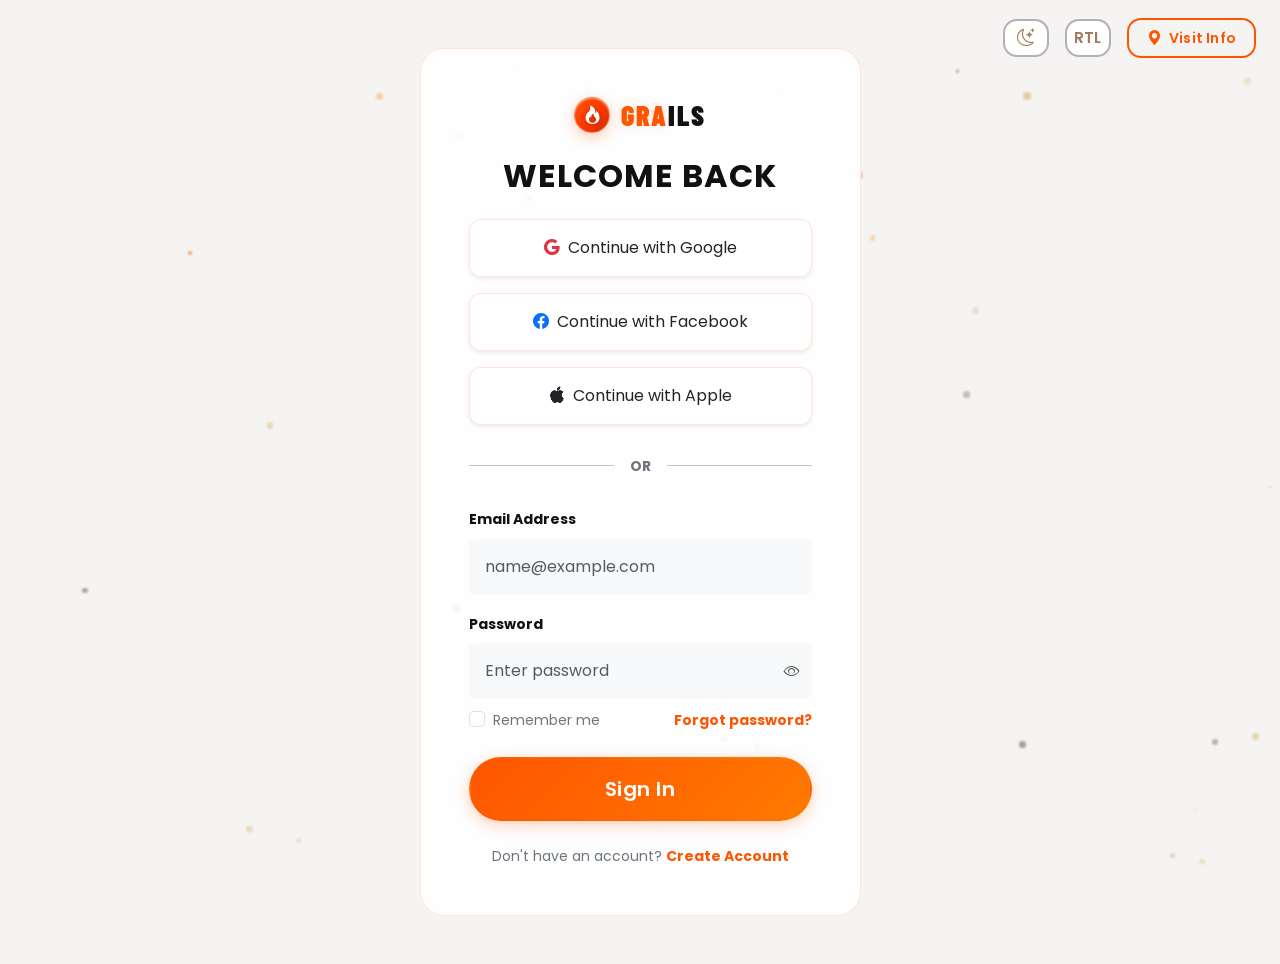
<file: login.html>
<!DOCTYPE html>
<html lang="en">

<head>
    <meta charset="UTF-8">
    <meta name="viewport" content="width=device-width, initial-scale=1.0">
    <title>Sign In | GRAILS Sneaker &amp; Streetwear Boutique</title>
    <link rel="icon" type="image/svg+xml" href="assets/images/favicon.svg">
    <link href="https://cdn.jsdelivr.net/npm/bootstrap@5.3.0/dist/css/bootstrap.min.css" rel="stylesheet">
    <link rel="stylesheet" href="https://cdn.jsdelivr.net/npm/bootstrap-icons@1.11.0/font/bootstrap-icons.css">
    <link rel="stylesheet" href="assets/css/style.css">
    <link rel="stylesheet" href="assets/css/dark-mode.css">
</head>

<body class="login-page">
    <!-- Floating Particles -->
    <div id="particles-container"></div>
    <div class="auth-top-actions d-flex align-items-center gap-3">
        <button id="darkModeToggle" class="btn nav-utility-btn" type="button" aria-label="Toggle theme"><i class="bi bi-moon-stars"></i></button>
        <button id="rtlToggle" class="btn nav-utility-btn" type="button" aria-label="Toggle RTL mode">RTL</button>
        <a href="contact.html" class="btn-visit-info d-none d-xl-inline-flex" id="visitInfoBtn" aria-label="Visit Info"><i class="bi bi-geo-alt-fill"></i> Visit Info</a>
    </div>

    <main class="min-vh-100 d-flex align-items-center justify-content-center py-5">
        <div class="container">
            <div class="row justify-content-center">
                <div class="col-md-5 reveal">
                    <div class="card-luxury p-5">
                    <div class="text-center mb-4">
                        <a href="index.html" class="text-decoration-none">
                            <span class="brand-logo" aria-label="GRAILS">
                                <span class="brand-logo-icon" aria-hidden="true"><i class="bi bi-fire"></i></span>
                                <span class="brand-logo-text"><span class="brand-logo-sparkle">GRA</span><span class="brand-logo-magic">ILS</span></span>
                            </span>
                        </a>
                    </div>
                    <h2 class="brand-font text-center mb-4">Welcome Back</h2>

                    <!-- Social Login -->
                    <div class="d-grid gap-3 mb-4 auth-social-stack">
                        <button
                            class="btn btn-outline-light text-dark shadow-sm d-flex align-items-center justify-content-center gap-2 py-2 glass-effect border-1 auth-social-btn">
                            <i class="bi bi-google text-danger"></i> Continue with Google
                        </button>
                        <button
                            class="btn btn-outline-light text-dark shadow-sm d-flex align-items-center justify-content-center gap-2 py-2 glass-effect border-1 auth-social-btn">
                            <i class="bi bi-facebook text-primary"></i> Continue with Facebook
                        </button>
                        <button
                            class="btn btn-outline-light text-dark shadow-sm d-flex align-items-center justify-content-center gap-2 py-2 glass-effect border-1 auth-social-btn">
                            <i class="bi bi-apple text-dark"></i> Continue with Apple
                        </button>
                    </div>

                    <div class="d-flex align-items-center gap-3 mb-4">
                        <hr class="flex-grow-1 opacity-25">
                        <span class="small text-secondary fw-bold">OR</span>
                        <hr class="flex-grow-1 opacity-25">
                    </div>

                    <form>
                        <div class="mb-3">
                            <label class="form-label accent-font small fw-bold">Email Address</label>
                            <input type="email" class="form-control p-3 border-0 bg-light shadow-none"
                                placeholder="name@example.com">
                        </div>
                        <div class="mb-4">
                            <label class="form-label accent-font small fw-bold">Password</label>
                            <div class="auth-password-wrap">
                                <input type="password" id="loginPassword" class="form-control p-3 border-0 bg-light shadow-none"
                                    placeholder="Enter password">
                                <button type="button" class="auth-password-toggle" data-toggle-password="#loginPassword" aria-label="Show password">
                                    <i class="bi bi-eye"></i>
                                </button>
                            </div>
                            <div class="d-flex justify-content-between align-items-center mt-2 auth-login-meta">
                                <div class="form-check mb-0">
                                    <input class="form-check-input" type="checkbox" id="rememberMe">
                                    <label class="form-check-label small text-secondary" for="rememberMe">Remember me</label>
                                </div>
                                <a href="#" class="small fw-bold text-decoration-none auth-forgot-link" style="color: var(--primary-accent);">Forgot password?</a>
                            </div>
                        </div>
                        <button type="submit" class="btn-premium w-100 py-3 fs-5 mb-4">Sign In</button>
                    </form>

                    <p class="text-center text-secondary small mb-0">
                        Don't have an account? <a href="signup.html"
                            class="fw-bold text-decoration-none" style="color: var(--primary-accent);">Create Account</a>
                    </p>
                </div>

                </div>
            </div>
        </div>
    </main>

    <script src="https://cdn.jsdelivr.net/npm/bootstrap@5.3.0/dist/js/bootstrap.bundle.min.js"></script>
    <script src="assets/js/main.js"></script>
</body>

</html>
</file>
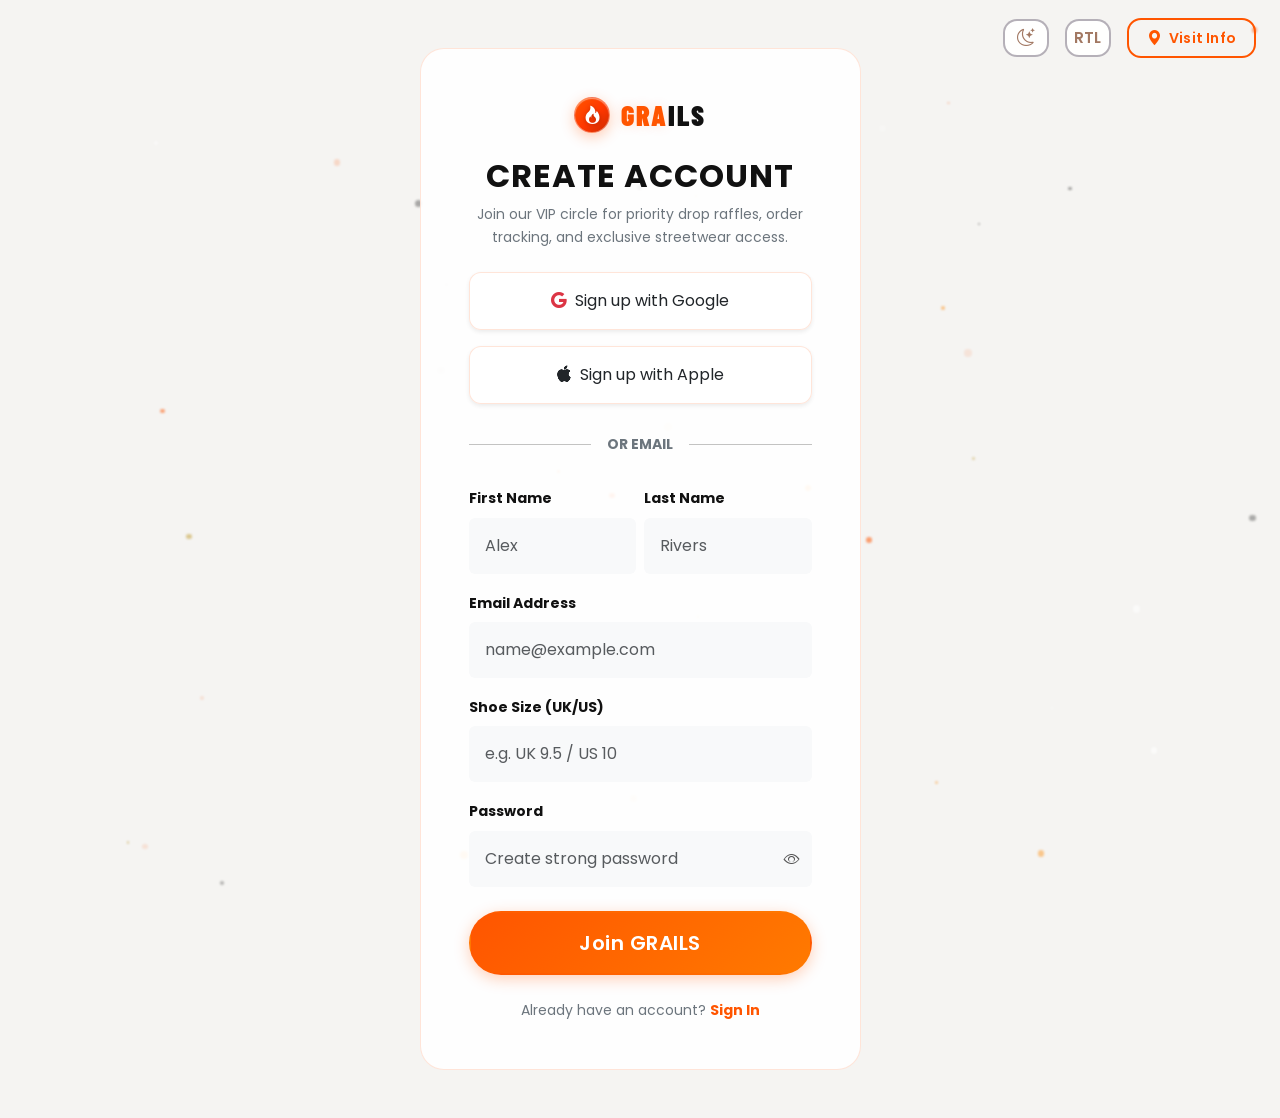
<file: signup.html>
<!DOCTYPE html>
<html lang="en">

<head>
    <meta charset="UTF-8">
    <meta name="viewport" content="width=device-width, initial-scale=1.0">
    <title>Create Account | GRAILS Sneaker &amp; Streetwear Boutique</title>
    <link rel="icon" type="image/svg+xml" href="assets/images/favicon.svg">
    <meta name="description"
        content="Join GRAILS Boutique for priority raffle entry, drop alerts, verified purchase history, and exclusive streetwear releases.">
    <link href="https://cdn.jsdelivr.net/npm/bootstrap@5.3.0/dist/css/bootstrap.min.css" rel="stylesheet">
    <link rel="stylesheet" href="https://cdn.jsdelivr.net/npm/bootstrap-icons@1.11.0/font/bootstrap-icons.css">
    <link rel="stylesheet" href="assets/css/style.css">
    <link rel="stylesheet" href="assets/css/dark-mode.css">
</head>

<body class="signup-page">
    <!-- Floating Particles -->
    <div id="particles-container"></div>
    <div class="auth-top-actions d-flex align-items-center gap-3">
        <button id="darkModeToggle" class="btn nav-utility-btn" type="button" aria-label="Toggle theme"><i class="bi bi-moon-stars"></i></button>
        <button id="rtlToggle" class="btn nav-utility-btn" type="button" aria-label="Toggle RTL mode">RTL</button>
        <a href="contact.html" class="btn-visit-info d-none d-xl-inline-flex" id="visitInfoBtn" aria-label="Visit Info"><i class="bi bi-geo-alt-fill"></i> Visit Info</a>
    </div>

    <main class="min-vh-100 d-flex align-items-center justify-content-center py-5">
        <div class="container">
            <div class="row justify-content-center">
                <div class="col-md-5 reveal">
                    <div class="card-luxury p-5">
                        <div class="text-center mb-4">
                            <a href="index.html" class="text-decoration-none">
                                <span class="brand-logo" aria-label="GRAILS">
                                    <span class="brand-logo-icon" aria-hidden="true"><i class="bi bi-fire"></i></span>
                                    <span class="brand-logo-text"><span class="brand-logo-sparkle">GRA</span><span class="brand-logo-magic">ILS</span></span>
                                </span>
                            </a>
                        </div>
                        <h2 class="brand-font text-center mb-2">Create Account</h2>
                        <p class="text-center text-secondary small mb-4">Join our VIP circle for priority drop raffles, order tracking, and exclusive streetwear access.</p>

                        <!-- Social Login -->
                        <div class="d-grid gap-3 mb-4 auth-social-stack">
                            <button class="btn btn-outline-light text-dark shadow-sm d-flex align-items-center justify-content-center gap-2 py-2 glass-effect border-1 auth-social-btn">
                                <i class="bi bi-google text-danger"></i> Sign up with Google
                            </button>
                            <button class="btn btn-outline-light text-dark shadow-sm d-flex align-items-center justify-content-center gap-2 py-2 glass-effect border-1 auth-social-btn">
                                <i class="bi bi-apple text-dark"></i> Sign up with Apple
                            </button>
                        </div>

                        <div class="d-flex align-items-center gap-3 mb-4">
                            <hr class="flex-grow-1 opacity-25">
                            <span class="small text-secondary fw-bold">OR EMAIL</span>
                            <hr class="flex-grow-1 opacity-25">
                        </div>

                        <form>
                            <div class="row g-2 mb-3">
                                <div class="col-6">
                                    <label class="form-label accent-font small fw-bold">First Name</label>
                                    <input type="text" class="form-control p-3 border-0 bg-light shadow-none" placeholder="Alex" required>
                                </div>
                                <div class="col-6">
                                    <label class="form-label accent-font small fw-bold">Last Name</label>
                                    <input type="text" class="form-control p-3 border-0 bg-light shadow-none" placeholder="Rivers" required>
                                </div>
                            </div>
                            <div class="mb-3">
                                <label class="form-label accent-font small fw-bold">Email Address</label>
                                <input type="email" class="form-control p-3 border-0 bg-light shadow-none" placeholder="name@example.com" required>
                            </div>
                            <div class="mb-3">
                                <label class="form-label accent-font small fw-bold">Shoe Size (UK/US)</label>
                                <input type="text" class="form-control p-3 border-0 bg-light shadow-none" placeholder="e.g. UK 9.5 / US 10">
                            </div>
                            <div class="mb-4">
                                <label class="form-label accent-font small fw-bold">Password</label>
                                <div class="auth-password-wrap">
                                    <input type="password" id="signupPassword" class="form-control p-3 border-0 bg-light shadow-none" placeholder="Create strong password" required>
                                    <button type="button" class="auth-password-toggle" data-toggle-password="#signupPassword" aria-label="Show password">
                                        <i class="bi bi-eye"></i>
                                    </button>
                                </div>
                            </div>
                            <button type="submit" class="btn-premium w-100 py-3 fs-5 mb-4">Join GRAILS</button>
                        </form>

                        <p class="text-center text-secondary small mb-0">
                            Already have an account? <a href="login.html" class="fw-bold text-decoration-none" style="color: var(--primary-accent);">Sign In</a>
                        </p>
                    </div>
                </div>
            </div>
        </div>
    </main>

    <script src="https://cdn.jsdelivr.net/npm/bootstrap@5.3.0/dist/js/bootstrap.bundle.min.js"></script>
    <script src="assets/js/main.js"></script>
</body>

</html>
</file>
<file: assets/css/style.css>
/* 
    GRAILS Sneaker & Streetwear Boutique - Main Styles
    Design System: Bold Urban Streetwear
*/

@import url('https://fonts.googleapis.com/css2?family=Barlow+Condensed:wght@400;500;600;700;800;900&family=Poppins:wght@200;300;400;500;600;700&display=swap');

:root {
    /* Color Palette */
    --primary-bg: #f5f4f2;
    --secondary-bg: #eeede9;
    --card-bg: rgba(255, 255, 255, 0.90);
    --primary-accent: #ff5500;
    --secondary-accent: #1a1a1a;
    --third-accent: #c9a84c;
    --gold-highlight: #c9a84c;
    --text-primary: #111111;
    --text-secondary: #555555;
    --border-color: rgba(255, 85, 0, 0.15);
    --soft-glow: rgba(255, 85, 0, 0.22);
    --card-badge-bg: rgba(0, 0, 0, 0.06);

    /* Gradients */
    --main-gradient: linear-gradient(135deg, #ff5500, #cc3300, #ff8800);
    --btn-gradient: linear-gradient(135deg, #ff5500, #ff7a00);
    --glitter-gradient: linear-gradient(135deg, #c9a84c, #ff5500, #1a1a1a);

    /* Shadows */
    --card-shadow: 0 10px 40px rgba(0, 0, 0, 0.08);
    --glow-shadow: 0 0 20px var(--soft-glow);

    /* Transitions */
    --transition-smooth: all 0.4s cubic-bezier(0.165, 0.84, 0.44, 1);
}

/* Base Styles */
body {
    background-color: var(--primary-bg);
    color: var(--text-primary);
    font-family: 'Poppins', sans-serif;
    line-height: 1.6;
    overflow-x: hidden;
    -webkit-font-smoothing: antialiased;
}

h1,
h2,
h3,
h4,
h5,
h6 {
    font-family: 'Barlow Condensed', sans-serif;
    font-weight: 700;
    text-transform: uppercase;
    letter-spacing: 0.03em;
}

.brand-font,
.accent-font {
    font-family: 'Poppins', sans-serif;
}

h1.fw-bold,
h2.fw-bold,
h3.fw-bold,
h4.fw-bold,
h5.fw-bold,
h6.fw-bold {
    font-weight: 550 !important;
}

p,
a,
button,
.btn,
input,
select,
textarea,
label,
.nav-link,
.form-control,
.form-label {
    font-family: 'Poppins', sans-serif;
}

p {
    font-weight: 400;
}

p.fw-bold {
    font-weight: 550 !important;
}

.hero-subtitle,
.page-hero-copy,
.section-title p {
    font-weight: 500;
}

/* Glassmorphism */
.glass-effect {
    background: var(--card-bg);
    backdrop-filter: blur(12px);
    -webkit-backdrop-filter: blur(12px);
    border: 1px solid var(--border-color);
}

/* ============================================================
   Primary & Secondary Call to Action (CTA) Design System
   All Primary CTAs use the same color and style.
   All Secondary CTAs follow their own consistent color and style.
   ============================================================ */

/* Shared Base CTA Dimensions & Typography */
.btn-premium,
.btn-primary-cta,
.btn-primary,
.btn-outline-premium,
.btn-secondary-cta,
.btn-secondary,
.btn-outline-secondary {
    display: inline-flex;
    align-items: center;
    justify-content: center;
    text-align: center;
    font-family: 'Poppins', sans-serif;
    font-size: 0.95rem;
    font-weight: 600;
    line-height: 1.4;
    letter-spacing: 0.5px;
    padding: 11px 28px;
    border-radius: 50px;
    border: 2px solid transparent;
    text-decoration: none !important;
    cursor: pointer;
    transition: var(--transition-smooth);
    position: relative;
    overflow: hidden;
    vertical-align: middle;
}

/* 1. PRIMARY CTA STYLE & COLOR */
.btn-premium,
.btn-primary-cta,
.btn-primary {
    background: var(--btn-gradient) !important;
    color: #ffffff !important;
    border-color: transparent !important;
    box-shadow: 0 4px 15px rgba(255, 85, 0, 0.28);
}

.btn-premium:hover,
.btn-premium:focus-visible,
.btn-primary-cta:hover,
.btn-primary-cta:focus-visible,
.btn-primary:hover,
.btn-primary:focus-visible {
    background: var(--btn-gradient) !important;
    color: #ffffff !important;
    border-color: transparent !important;
    transform: translateY(-2px);
    box-shadow: 0 7px 22px rgba(255, 85, 0, 0.40);
    text-decoration: none !important;
}

.btn-premium:active,
.btn-primary-cta:active,
.btn-primary:active {
    transform: translateY(0);
    box-shadow: 0 3px 10px rgba(255, 85, 0, 0.25);
}

/* 2. SECONDARY CTA STYLE & COLOR */
.btn-outline-premium,
.btn-secondary-cta,
.btn-secondary,
.btn-outline-secondary {
    background: transparent !important;
    border-color: var(--primary-accent) !important;
    color: var(--primary-accent) !important;
    box-shadow: none;
}

.btn-outline-premium:hover,
.btn-outline-premium:focus-visible,
.btn-secondary-cta:hover,
.btn-secondary-cta:focus-visible,
.btn-secondary:hover,
.btn-secondary:focus-visible,
.btn-outline-secondary:hover,
.btn-outline-secondary:focus-visible {
    background: var(--primary-accent) !important;
    border-color: var(--primary-accent) !important;
    color: #ffffff !important;
    transform: translateY(-2px);
    box-shadow: 0 5px 18px rgba(255, 85, 0, 0.25);
    text-decoration: none !important;
}

.btn-outline-premium:active,
.btn-outline-premium.active,
.btn-secondary-cta:active,
.btn-secondary-cta.active,
.btn-secondary:active,
.btn-secondary.active {
    background: var(--primary-accent) !important;
    border-color: var(--primary-accent) !important;
    color: #ffffff !important;
    box-shadow: 0 4px 14px rgba(255, 85, 0, 0.28);
    transform: translateY(0);
}

/* Consistent Outline Light Button */
.btn-outline-light:not(.auth-social-btn) {
    display: inline-flex;
    align-items: center;
    justify-content: center;
    text-align: center;
    font-family: 'Poppins', sans-serif;
    font-size: 0.95rem;
    font-weight: 600;
    line-height: 1.4;
    letter-spacing: 0.5px;
    padding: 11px 28px;
    border-radius: 50px;
    border: 2px solid rgba(255, 255, 255, 0.85);
    color: #ffffff;
    background: transparent;
    text-decoration: none !important;
    cursor: pointer;
    transition: var(--transition-smooth);
    vertical-align: middle;
}

.btn-outline-light:not(.auth-social-btn):hover,
.btn-outline-light:not(.auth-social-btn):focus-visible {
    background: #ffffff;
    color: #111111;
    border-color: #ffffff;
    transform: translateY(-2px);
    box-shadow: 0 6px 20px rgba(255, 255, 255, 0.25);
    text-decoration: none !important;
}

/* Small Button Sizing Consistency */
.btn-premium.btn-sm,
.btn.btn-sm.btn-premium,
.btn-outline-premium.btn-sm,
.btn.btn-sm.btn-outline-premium {
    padding: 7px 22px;
    font-size: 0.85rem;
    font-weight: 600;
    border-radius: 50px;
}

/* Footer Newsletter Button Consistency */
.site-footer .input-group .form-control {
    border-top-left-radius: 50px !important;
    border-bottom-left-radius: 50px !important;
    padding-left: 20px;
    padding-right: 20px;
    border-color: rgba(255, 255, 255, 0.25);
}

.site-footer .input-group .btn-premium {
    border-top-left-radius: 0 !important;
    border-bottom-left-radius: 0 !important;
    border-top-right-radius: 50px !important;
    border-bottom-right-radius: 50px !important;
    padding: 10px 24px;
    box-shadow: none;
    transform: none;
}

.site-footer .input-group .btn-premium:hover {
    box-shadow: 0 4px 15px rgba(255, 85, 0, 0.35);
    transform: none;
}

/* Navbar */
.navbar-custom {
    padding: 15px 0;
    transition: var(--transition-smooth);
    z-index: 1000;
}

.navbar-custom.scrolled {
    padding: 10px 0;
    background: rgba(245, 244, 242, 0.92);
    backdrop-filter: blur(10px);
    box-shadow: 0 5px 20px rgba(0, 0, 0, 0.08);
}

.nav-link {
    color: var(--text-primary);
    font-weight: 500;
    margin: 0 3px;
    padding: 6px 8px;
    font-size: 0.88rem;
    position: relative;
    transition: var(--transition-smooth);
}

@media (min-width: 992px) {
    .navbar-custom .container {
        flex-wrap: nowrap;
    }

    .navbar-custom .navbar-brand {
        flex-shrink: 0;
        margin-right: 0.8rem;
    }

    .navbar-custom .navbar-collapse {
        flex-wrap: nowrap;
    }

    .navbar-custom .navbar-nav {
        flex-wrap: nowrap;
        gap: 2px;
    }

    .navbar-custom .nav-link {
        white-space: nowrap;
        font-size: 0.83rem;
        padding: 6px 8px !important;
        margin: 0 2px !important;
    }

    .navbar-custom .navbar-collapse>.d-flex {
        gap: 8px !important;
        flex-shrink: 0;
    }
}

@media (min-width: 1200px) {
    .navbar-custom .nav-link {
        font-size: 0.86rem;
        padding: 6px 10px !important;
        margin: 0 3px !important;
    }

    .navbar-custom .nav-utility-btn {
        width: 48px;
        height: 40px;
    }
}

@media (min-width: 1400px) {
    .navbar-custom .nav-link {
        font-size: 0.90rem;
        padding: 6px 12px !important;
        margin: 0 4px !important;
    }
}

.nav-link::after {
    content: '';
    position: absolute;
    width: 0;
    height: 2px;
    bottom: -5px;
    left: 0;
    background: var(--btn-gradient);
    transition: var(--transition-smooth);
}

.nav-link:hover::after,
.nav-link.active::after {
    width: 100%;
}

.nav-utility-btn {
    width: 46px;
    height: 38px;
    flex-shrink: 0;
    display: inline-flex;
    align-items: center;
    justify-content: center;
    padding: 0;
    border-radius: 14px;
    border: 2px solid rgba(45, 31, 53, 0.35);
    background: rgba(255, 255, 255, 0.92);
    color: #a27862;
    font-family: 'Poppins', sans-serif;
    font-weight: 600;
    font-size: 0.95rem;
    letter-spacing: 0.2px;
    line-height: 1;
    transition: var(--transition-smooth);
}

.nav-utility-btn i {
    font-size: 1.1rem;
    line-height: 1;
}

.nav-utility-btn:hover,
.nav-utility-btn:focus-visible {
    background: #ffffff;
    color: #7f5d4d;
    border-color: rgba(45, 31, 53, 0.55);
}

.nav-utility-btn:focus-visible {
    outline: none;
    box-shadow: 0 0 0 0.2rem rgba(255, 79, 163, 0.2);
}

/* Brand Logo (Vector/Text, no image asset) */
.brand-logo {
    display: inline-flex;
    align-items: center;
    gap: 0.65rem;
    font-family: 'Barlow Condensed', sans-serif;
    font-weight: 800;
    font-size: 1.85rem;
    line-height: 1;
    letter-spacing: 1.5px;
    text-transform: uppercase;
    direction: ltr;
    text-decoration: none !important;
    transition: var(--transition-smooth);
}

.brand-logo:hover {
    text-decoration: none !important;
}

.brand-logo:hover .brand-logo-icon {
    transform: scale(1.08) rotate(-4deg);
    box-shadow: 0 6px 18px rgba(255, 85, 0, 0.42), inset 0 1px 1px rgba(255, 255, 255, 0.5);
}

.brand-logo-icon {
    width: 2.25rem;
    height: 2.25rem;
    border-radius: 50%;
    display: inline-flex;
    align-items: center;
    justify-content: center;
    background: linear-gradient(135deg, #ff5500 0%, #ff3700 55%, #cc2b00 100%);
    color: #ffffff;
    border: 1.5px solid rgba(255, 255, 255, 0.35);
    box-shadow: 0 4px 14px rgba(255, 85, 0, 0.30), inset 0 1px 1px rgba(255, 255, 255, 0.45);
    transition: all 0.3s cubic-bezier(0.34, 1.56, 0.64, 1);
    flex-shrink: 0;
}

.brand-logo-icon i {
    font-size: 1.15rem;
    line-height: 1;
    transform: translateY(-0.5px);
    filter: drop-shadow(0 1px 2px rgba(0, 0, 0, 0.25));
}

.brand-logo-text {
    display: inline-flex;
    align-items: center;
    direction: ltr;
    unicode-bidi: isolate;
    font-family: 'Barlow Condensed', sans-serif;
    font-weight: 850;
    letter-spacing: 1.8px;
    line-height: 1;
}

.brand-logo-sparkle {
    color: var(--primary-accent);
    font-weight: 850;
    text-shadow: 0 0 12px rgba(255, 85, 0, 0.15);
}

.brand-logo-magic {
    color: #111111;
    font-weight: 850;
    transition: color 0.3s ease;
}

/* Ensure brand logo and its text preserve correct LTR orientation in RTL mode */
html[dir="rtl"] .brand-logo,
html[dir="rtl"] .brand-logo-text {
    direction: ltr !important;
    unicode-bidi: isolate;
    text-align: left;
}

html[dir="rtl"] .navbar-custom .navbar-brand {
    margin-right: 0 !important;
    margin-left: 0.8rem !important;
}

.login-page .brand-logo,
.signup-page .brand-logo {
    font-size: 1.75rem;
}

.navbar-brand .brand-logo {
    font-size: 1.85rem;
}

.navbar-brand img {
    height: 45px;
}

/* Hero Section */
.hero-section {
    position: relative;
    padding: 160px 0 100px;
    overflow: hidden;
    background: radial-gradient(circle at 10% 20%, rgba(255, 85, 0, 0.06) 0%, transparent 40%),
        radial-gradient(circle at 90% 80%, rgba(201, 168, 76, 0.06) 0%, transparent 40%);
}

.hero-title {
    font-size: clamp(2.5rem, 6vw, 4.5rem);
    line-height: 1.1;
    margin-bottom: 25px;
    background: var(--main-gradient);
    -webkit-background-clip: text;
    background-clip: text;
    -webkit-text-fill-color: transparent;
}

.hero-subtitle {
    font-size: 1.25rem;
    color: var(--text-secondary);
    margin-bottom: 40px;
    max-width: 600px;
}

/* Home 1 Hero Image Container */
.hero-image-container {
    padding: 2.5rem 1.5rem;
    display: flex;
    justify-content: center;
    align-items: center;
    width: 100%;
}

@media (max-width: 991.98px) {
    .hero-image-container {
        padding: 1.5rem 0.5rem;
    }
}

/* Enhanced inner-page heroes (About, Services, Gallery, Pricing, Contact) */
.page-hero-enhanced {
    position: relative;
    margin-top: 80px;
    padding: clamp(5rem, 8vw, 7rem) 0 clamp(3rem, 5vw, 4rem);
    overflow: hidden;
    background:
        radial-gradient(circle at 10% 15%, rgba(255, 85, 0, 0.10), transparent 44%),
        radial-gradient(circle at 88% 85%, rgba(201, 168, 76, 0.10), transparent 45%),
        linear-gradient(180deg, rgba(245, 244, 242, 0.95), rgba(238, 237, 233, 0.90));
    border-bottom: 1px solid rgba(255, 85, 0, 0.12);
}

.page-hero-enhanced::before {
    content: "";
    position: absolute;
    width: 320px;
    height: 320px;
    border-radius: 50%;
    top: -130px;
    right: -120px;
    background: rgba(20, 184, 166, 0.1);
}

.page-hero-enhanced .container {
    position: relative;
    z-index: 1;
}

.page-hero-badge {
    display: inline-flex;
    align-items: center;
    gap: 0.45rem;
    padding: 0.5rem 0.9rem;
    border-radius: 6px;
    font-size: 0.82rem;
    text-transform: uppercase;
    letter-spacing: 0.12em;
    font-weight: 700;
    color: #cc3300;
    background: rgba(255, 85, 0, 0.10);
    border: 1px solid rgba(255, 85, 0, 0.25);
}

.page-hero-copy {
    max-width: 620px;
}

.page-hero-actions {
    display: flex;
    flex-wrap: wrap;
    gap: 0.85rem;
    margin-top: 1.5rem;
}

.page-hero-kpis {
    display: flex;
    flex-wrap: wrap;
    gap: 0.8rem;
    margin-top: 1.5rem;
}

.page-hero-kpi {
    min-width: 140px;
    padding: 0.75rem 1rem;
    border-radius: 14px;
    background: rgba(255, 255, 255, 0.72);
    border: 1px solid rgba(139, 92, 246, 0.14);
}

.page-hero-kpi strong {
    display: block;
    font-size: 1.2rem;
    color: #5a2f7a;
}

.page-hero-kpi span {
    font-size: 0.84rem;
    color: var(--text-secondary);
}

.page-hero-media {
    position: relative;
}

.page-hero-media-main {
    border-radius: 28px;
    overflow: hidden;
    border: 10px solid rgba(255, 255, 255, 0.9);
    box-shadow: 0 18px 40px rgba(45, 31, 53, 0.15);
}

.page-hero-media-main img {
    width: 100%;
    min-height: 330px;
    object-fit: cover;
}

.page-hero-floating-card {
    position: absolute;
    bottom: -20px;
    left: -16px;
    max-width: 250px;
    padding: 0.95rem 1rem;
    border-radius: 14px;
    background: rgba(255, 255, 255, 0.9);
    border: 1px solid rgba(255, 79, 163, 0.2);
    box-shadow: 0 10px 30px rgba(45, 31, 53, 0.12);
}

.page-hero-floating-card p {
    margin: 0;
    font-size: 0.92rem;
    color: var(--text-primary);
}

@media (max-width: 991.98px) {
    .page-hero-floating-card {
        position: static;
        margin-top: 1rem;
        max-width: 100%;
    }

    .page-hero-kpi {
        min-width: 120px;
    }
}

/* Home 1: keep Portfolio text crisp in light mode */
body:not(.dark-mode) #portfolio h4,
body:not(.dark-mode) #portfolio p {
    text-shadow: none;
    filter: none;
}

body:not(.dark-mode) #portfolio .card-luxury h4 {
    color: #2d1f35 !important;
}

body:not(.dark-mode) #portfolio .card-luxury p {
    color: #4f455b !important;
    opacity: 1 !important;
    filter: none !important;
    text-shadow: none !important;
}

/* Home 1: Portfolio section heading & subtitle */
.portfolio-heading {
    color: #2d1f35;
}

.portfolio-subtitle {
    color: #6f6477;
    font-size: 1.1rem;
}

/* Glow Elements */
.glow-text {
    text-shadow: 0 0 10px var(--soft-glow);
}

.card-luxury {
    background: var(--card-bg);
    border: 1px solid var(--border-color);
    border-radius: 24px;
    padding: 30px;
    transition: var(--transition-smooth);
    height: 100%;
}

.card-luxury:hover {
    transform: translateY(-10px);
    box-shadow: 0 20px 40px rgba(0, 0, 0, 0.08);
    border-color: var(--primary-accent);
}

/* Animations */
@keyframes float {
    0% {
        transform: translateY(0px);
    }

    50% {
        transform: translateY(-20px);
    }

    100% {
        transform: translateY(0px);
    }
}

.floating-elem {
    animation: float 6s ease-in-out infinite;
}

/* Floating Particles Container */
#particles-container {
    position: fixed;
    top: 0;
    left: 0;
    width: 100%;
    height: 100%;
    pointer-events: none;
    z-index: -1;
}

/* Sections */
.section-padding {
    padding: 100px 0;
}

.section-title {
    text-align: center;
    margin-bottom: 60px;
}

.section-title h2 {
    font-size: 3rem;
    margin-bottom: 15px;
}

/* Home 1: services section background and readability tuning */
.home1-services-section {
    background:
        linear-gradient(rgba(245, 244, 242, 0.94), rgba(245, 244, 242, 0.94));
}

.home1-services-section .home1-service-card {
    padding: 30px 24px;
}

.home1-services-section .home1-service-title {
    font-size: clamp(1.15rem, 1.25vw, 1.25rem);
    line-height: 1.25;
    margin-bottom: 0.75rem;
    white-space: nowrap;
}

.home1-services-section .home1-service-text {
    margin-bottom: 1.5rem;
}

/* Home 1: section below services should use a clean readable font */
.home1-trust-strip .accent-font {
    font-family: 'Poppins', sans-serif;
    font-weight: 600;
}

/* Mobile/Tablet Navbar Menu Panel - Light Mode */
@media (max-width: 991.98px) {

    /* Solid bg on navbar bar so toggler icon is always visible */
    .navbar-custom {
        background: rgba(245, 244, 242, 0.97) !important;
        backdrop-filter: blur(10px);
        box-shadow: 0 2px 12px rgba(0, 0, 0, 0.08);
    }

    .navbar-custom .navbar-collapse {
        margin-top: 12px;
        padding: 14px 16px;
        background: #ffffff;
        border: 1px solid rgba(0, 0, 0, 0.08);
        border-radius: 16px;
        box-shadow: 0 12px 30px rgba(0, 0, 0, 0.12);
    }

    .navbar-custom .nav-link {
        color: #111111 !important;
        border-radius: 10px;
        padding: 10px 14px;
        margin: 2px 0;
        border-left: 3px solid transparent;
        transition: all 0.25s ease;
    }

    .navbar-custom .nav-link:hover,
    .navbar-custom .nav-link:focus {
        color: var(--primary-accent) !important;
        background: rgba(255, 85, 0, 0.07) !important;
        border-left-color: var(--primary-accent) !important;
    }

    .navbar-custom .nav-link.active {
        color: var(--primary-accent) !important;
        font-weight: 600;
        background: rgba(255, 85, 0, 0.10) !important;
        border-left: 3px solid var(--primary-accent) !important;
    }

    .navbar-custom .nav-link::after {
        display: none;
    }

    .navbar-custom .navbar-toggler {
        border-color: rgba(0, 0, 0, 0.25) !important;
    }

    .navbar-custom .nav-utility-btn {
        width: 52px;
        height: 40px;
    }
}

/* Header: use tablet-style navbar layout at 1024 view - Light Mode */
@media (min-width: 992px) and (max-width: 1024px) {

    /* Solid bg on navbar bar so toggler icon is always visible */
    .navbar-custom {
        background: rgba(245, 244, 242, 0.97) !important;
        backdrop-filter: blur(10px);
        box-shadow: 0 2px 12px rgba(0, 0, 0, 0.08);
    }

    .navbar-custom .container {
        flex-wrap: wrap;
    }

    .navbar-expand-lg .navbar-toggler {
        display: inline-flex;
        align-items: center;
        justify-content: center;
        margin-left: auto;
        width: 44px;
        height: 44px;
        padding: 0;
    }

    .navbar-expand-lg .navbar-collapse {
        display: none !important;
        flex-basis: 100%;
        width: 100%;
    }

    .navbar-expand-lg .navbar-collapse.show {
        display: block !important;
    }

    .navbar-expand-lg .navbar-nav {
        flex-direction: column;
    }

    .navbar-custom .navbar-collapse {
        margin-top: 12px;
        padding: 14px 16px;
        background: #ffffff;
        border: 1px solid rgba(0, 0, 0, 0.08);
        border-radius: 16px;
        box-shadow: 0 12px 30px rgba(0, 0, 0, 0.12);
    }

    .navbar-custom .nav-link {
        color: #111111 !important;
    }

    .navbar-custom .nav-link:hover,
    .navbar-custom .nav-link:focus {
        color: var(--primary-accent) !important;
    }

    .navbar-custom .nav-link.active {
        color: var(--primary-accent) !important;
        font-weight: 600;
    }

    .navbar-custom .nav-link::after {
        display: none;
    }

    .navbar-custom .navbar-toggler {
        border-color: rgba(0, 0, 0, 0.25) !important;
    }

    .navbar-custom .nav-utility-btn {
        width: 52px;
        height: 40px;
    }

    .navbar-custom .navbar-collapse .d-flex {
        margin-top: 12px !important;
    }

    .home2-praise-card {
        display: flex;
        flex-direction: column;
    }

    .home2-praise-author {
        margin-top: auto !important;
    }
}

/* Mobile & Tablet Collapsed Navbar - Keep CTA button below utility icons */
@media (max-width: 1024px) {
    .navbar-custom .navbar-collapse .d-flex {
        flex-wrap: wrap !important;
    }

    .navbar-custom .navbar-collapse .btn-visit-info {
        display: inline-flex !important;
        width: 100% !important;
        height: 42px !important;
        justify-content: center !important;
        text-align: center !important;
        margin-top: 4px;
    }
}

/* ============================================================
   Consistent Equal Left & Right Padding Across All Sections & Pages
   ============================================================ */
.container,
.container-fluid,
.navbar-custom .container,
header .container,
section .container,
main .container,
footer .container,
.site-footer .container,
.page-hero-enhanced .container,
.hero-section .container,
.vault-section .container {
    padding-left: 1.5rem !important;
    padding-right: 1.5rem !important;
    margin-left: auto !important;
    margin-right: auto !important;
}

section,
header,
footer,
.site-footer {
    padding-left: 0;
    padding-right: 0;
}

/* Shared tablet alignment for content sections */
@media (min-width: 768px) and (max-width: 1024px) {

    .container,
    .container-fluid,
    .navbar-custom .container,
    header .container,
    section .container,
    footer .container,
    .site-footer .container,
    main .container,
    body:not(.login-page):not(.signup-page) header .container,
    body:not(.login-page):not(.signup-page) section .container {
        padding-left: 24px !important;
        padding-right: 24px !important;
        margin-left: auto !important;
        margin-right: auto !important;
    }

    body:not(.login-page):not(.signup-page) .section-padding .row {
        justify-content: center;
    }

    body:not(.login-page):not(.signup-page) .section-padding .row>div[class*="col-"] {
        margin-left: auto;
        margin-right: auto;
    }
}

/* About Page: Center Section Content on Mobile/Tablet */
@media (max-width: 1024px) {
    .about-page .section-padding .row>div[class*="col-"] {
        text-align: center;
    }

    .about-page .section-padding .row .list-unstyled li {
        justify-content: center;
    }
}

/* Services Page: Center Section Content on Mobile/Tablet */
@media (max-width: 1024px) {
    .services-page .section-padding .row>div[class*="col-"] {
        text-align: center;
    }

    .services-page .section-padding .row .list-unstyled li {
        justify-content: center;
    }

    .services-page .section-padding .row .d-flex.align-items-center.gap-3 {
        justify-content: center;
    }

    .services-page .services-specialization-list {
        width: fit-content;
        margin-left: auto;
        margin-right: auto;
        text-align: left;
    }

    .services-page .services-specialization-list li {
        display: flex;
        align-items: flex-start;
        justify-content: flex-start !important;
        gap: 0.45rem;
    }

    .services-page .services-specialization-list li i {
        margin-right: 0 !important;
        margin-top: 0.18rem;
        flex-shrink: 0;
    }
}

/* Services Page: Fix On-Site Experience Alignment on Tablet */
@media (min-width: 768px) {

    .services-page .services-onsite-section .row.align-items-stretch>.reveal-left,
    .services-page .services-onsite-section .row.align-items-stretch>.reveal-right {
        flex: 0 0 50%;
        max-width: 50%;
    }

    .services-page .services-onsite-section .row.align-items-stretch>.reveal-left>div,
    .services-page .services-onsite-section .row.align-items-stretch>.reveal-right>div {
        width: 100%;
        height: 100%;
    }
}

@media (min-width: 992px) {

    .services-page .services-onsite-section .services-onsite-media,
    .services-page .services-onsite-section .services-onsite-content {
        height: clamp(500px, 38vw, 620px);
    }
}

/* Services Page: Fix On-Site Experience Alignment on Tablet */
@media (min-width: 768px) and (max-width: 1024px) {
    .services-page .services-onsite-section .d-flex.align-items-center.gap-3.mb-3 {
        justify-content: flex-start;
        width: 100%;
        max-width: 420px;
        margin-left: auto;
        margin-right: auto;
    }

    .services-page .services-onsite-section .d-flex.align-items-center.gap-3.mb-3>div:last-child {
        text-align: left;
    }

    .services-page .services-onsite-section .position-absolute.bottom-0.start-0 {
        left: 50% !important;
        transform: translateX(-50%);
        margin-left: 0 !important;
        margin-right: 0 !important;
    }
}

/* Mobile First Adjustments */
@media (max-width: 768px) {
    .section-padding {
        padding: 60px 0;
    }

    .hero-section {
        padding: 120px 0 60px;
    }

    .section-title h2 {
        font-size: 2.2rem;
    }
}

/* Home Page Expansion Animations */
.reveal-left {
    opacity: 0;
    transform: translateX(-50px);
    transition: all 0.8s cubic-bezier(0.165, 0.84, 0.44, 1);
}

.reveal-right {
    opacity: 0;
    transform: translateX(50px);
    transition: all 0.8s cubic-bezier(0.165, 0.84, 0.44, 1);
}

.reveal-active.reveal-left,
.reveal-active.reveal-right {
    opacity: 1;
    transform: translateX(0);
}

.pulse-glow {
    animation: pulse-glow 3s infinite;
}

@keyframes pulse-glow {
    0% {
        filter: drop-shadow(0 0 5px var(--soft-glow));
    }

    50% {
        filter: drop-shadow(0 0 20px var(--primary-accent));
    }

    100% {
        filter: drop-shadow(0 0 5px var(--soft-glow));
    }
}

.hexagon-card {
    clip-path: polygon(25% 0%, 75% 0%, 100% 50%, 75% 100%, 25% 100%, 0% 50%);
    background: var(--card-bg);
    border: 2px solid var(--border-color);
    transition: var(--transition-smooth);
    color: var(--text-primary);
    height: 100%;
    justify-content: center;
}

.hexagon-card:hover {
    transform: scale(1.05) rotate(2deg);
    background: var(--main-gradient);
    color: white;
}

/* Home 2 Unique Animations */
.reveal-glow {
    opacity: 0;
    transform: translateY(30px);
    filter: blur(10px);
    transition: all 0.8s cubic-bezier(0.22, 1, 0.36, 1);
}

.reveal-glow.reveal-active {
    opacity: 1;
    transform: translateY(0);
    filter: blur(0);
}

.hover-glow {
    transition: var(--transition-smooth);
}

.hover-glow:hover {
    box-shadow: 0 0 30px var(--soft-glow);
    filter: brightness(1.1);
}

.parallax-container {
    overflow: hidden;
}

.parallax-bg {
    transition: transform 0.1s ease-out;
}

.split-hero {
    min-height: 100vh;
    display: flex;
    align-items: center;
    background: linear-gradient(rgba(255, 248, 243, 0.7), rgba(255, 248, 243, 0.7)),
        url('../images/hero.png') no-repeat center center/cover;
    background-attachment: fixed;
}

/* Auth Pages: Keep social login buttons anchored under the card header */
.login-page .auth-social-stack,
.signup-page .auth-social-stack {
    position: relative;
    z-index: 2;
}

.login-page .auth-social-btn,
.signup-page .auth-social-btn {
    width: 100%;
    min-height: 58px;
    border-radius: 12px;
}

/* Auth Pages: top-right theme/RTL controls without a full header */
.auth-top-actions {
    position: fixed;
    top: 18px;
    right: 24px;
    z-index: 1100;
}

.auth-top-actions .btn-link {
    color: var(--text-primary);
    line-height: 1;
}

.auth-top-actions .btn-link:hover {
    color: var(--primary-accent);
}

@media (max-width: 767.98px) {

    .login-page .auth-top-actions,
    .signup-page .auth-top-actions {
        top: 10px;
        right: 10px;
        gap: 0.45rem !important;
        display: flex;
        flex-wrap: nowrap;
        align-items: center;
        z-index: 1200;
    }

    .login-page .auth-top-actions .nav-utility-btn,
    .signup-page .auth-top-actions .nav-utility-btn {
        width: 42px;
        height: 34px;
        border-radius: 10px;
        font-size: 0.78rem;
    }

    html[dir="rtl"] .login-page .auth-top-actions,
    html[dir="rtl"] .signup-page .auth-top-actions {
        right: auto;
        left: 10px;
    }
}

/* Auth Pages: password visibility toggle */
.auth-password-wrap {
    position: relative;
}

.auth-password-wrap .form-control {
    padding-right: 46px !important;
}

.auth-password-toggle {
    position: absolute;
    top: 50%;
    right: 12px;
    inset-inline-end: 12px;
    transform: translateY(-50%);
    border: none;
    background: transparent;
    color: var(--text-secondary);
    padding: 0;
    line-height: 1;
}

.auth-password-toggle:hover {
    color: var(--primary-accent);
}

/* Auth Pages: responsive spacing and scale tuning */
@media (min-width: 768px) and (max-width: 1024px) {
    .home2-process-section .home2-process-card {
        display: flex;
        flex-direction: column;
        height: 100%;
    }

    .home2-process-section .home2-process-title {
        min-height: 5.2rem;
        display: flex;
        align-items: center;
    }

    .home2-process-section .home2-process-text {
        min-height: 10rem;
    }

    .home2-process-section .home2-process-third-col {
        margin-left: auto;
        margin-right: auto;
    }

    #portfolio .portfolio-third-card {
        margin-left: auto;
        margin-right: auto;
    }

    .home1-services-section .home1-service-card {
        display: flex;
        flex-direction: column;
    }

    .home1-services-section .home1-service-title {
        min-height: 5rem;
        display: flex;
        align-items: center;
        justify-content: center;
        margin-bottom: 0.5rem;
        white-space: normal;
        font-size: 1.15rem;
    }

    .home1-services-section .home1-service-text {
        min-height: 10.5rem;
    }

    .login-page main,
    .signup-page main {
        padding-top: 6.5rem !important;
        padding-bottom: 5rem !important;
    }

    .login-page .container,
    .signup-page .container {
        max-width: 920px;
        padding-left: 2rem;
        padding-right: 2rem;
    }

    .login-page .row.justify-content-center>.col-md-5,
    .signup-page .row.justify-content-center>.col-md-5 {
        width: min(760px, 100%);
    }

    .login-page .card-luxury,
    .signup-page .card-luxury {
        padding: 2.5rem !important;
    }
}

/* Login Page: mobile clarity for remember/forgot row */
@media (max-width: 767.98px) {

    html,
    body {
        overflow-x: hidden;
    }

    .container,
    .container-fluid,
    .navbar-custom .container,
    header .container,
    section .container,
    footer .container,
    .site-footer .container,
    main .container,
    body:not(.login-page):not(.signup-page) header .container,
    body:not(.login-page):not(.signup-page) section .container {
        padding-left: 16px !important;
        padding-right: 16px !important;
        margin-left: auto !important;
        margin-right: auto !important;
    }

    body:not(.login-page):not(.signup-page) .section-padding .row>div[class*="col-"] {
        margin-left: auto;
        margin-right: auto;
        text-align: center;
    }

    .login-page .auth-login-meta {
        display: flex;
        flex-wrap: nowrap;
        align-items: center;
        justify-content: space-between;
        gap: 0.5rem;
    }

    .login-page .auth-login-meta .form-check-label {
        white-space: nowrap;
    }

    .login-page .auth-forgot-link {
        width: auto;
        display: inline;
        white-space: nowrap;
    }

    .home1-services-section .home1-service-title {
        white-space: normal;
        font-size: 1.25rem;
    }
}

/* Contact page: form controls placeholder and select text color consistency */
.contact-page .card-luxury form .form-control::placeholder,
.contact-page .card-luxury form select.form-control,
.contact-page .card-luxury form select.form-control option[value=""] {
    color: rgba(33, 37, 41, 0.75) !important;
    opacity: 1 !important;
}

.contact-page .card-luxury form select.form-control option:not([value=""]) {
    color: #111111;
    background-color: #ffffff;
}

/* Contact page: social icon hover effect */
.contact-social-links a {
    display: inline-flex;
    align-items: center;
    justify-content: center;
    transition: var(--transition-smooth);
}

.contact-social-links a:hover,
.contact-social-links a:focus-visible {
    transform: translateY(-2px);
}

/* Contact Page: Store Information Mobile One-by-One Alignment */
@media (max-width: 767.98px) {
    .contact-store-info-card {
        text-align: center !important;
    }

    .contact-store-info-card .d-flex.align-items-start {
        flex-direction: column !important;
        align-items: center !important;
        text-align: center !important;
        gap: 8px !important;
    }

    .contact-store-info-card .d-flex.align-items-start div {
        text-align: center !important;
    }

    .contact-store-info-card .contact-social-links {
        justify-content: center !important;
    }
}

/* Footer: hover effects for social icons and footer links */
footer .d-flex.gap-3 a,
footer .list-unstyled a {
    transition: var(--transition-smooth);
}

footer .d-flex.gap-3 a:hover,
footer .d-flex.gap-3 a:focus-visible {
    color: var(--primary-accent) !important;
    transform: translateY(-2px);
}

footer .list-unstyled a:hover,
footer .list-unstyled a:focus-visible {
    color: var(--primary-accent) !important;
    opacity: 1 !important;
    text-decoration: none;
}

/* Global Back-to-Top button */
.back-to-top {
    position: fixed;
    right: 1.25rem;
    bottom: 1.25rem;
    width: 3rem;
    height: 3rem;
    border: 0;
    border-radius: 999px;
    background: var(--main-gradient);
    color: #fff;
    display: inline-flex;
    align-items: center;
    justify-content: center;
    font-size: 1.25rem;
    box-shadow: 0 10px 24px rgba(255, 79, 163, 0.3);
    cursor: pointer;
    z-index: 1100;
    opacity: 0;
    visibility: hidden;
    pointer-events: none;
    transform: translateY(8px);
    transition: opacity 0.2s ease, transform 0.2s ease, visibility 0.2s ease;
}

.back-to-top.show {
    opacity: 1;
    visibility: visible;
    pointer-events: auto;
    transform: translateY(0);
}

.back-to-top:hover,
.back-to-top:focus-visible {
    filter: brightness(1.05);
}

/* Footer Email Input Placeholder */
footer .form-control::placeholder {
    color: rgba(255, 255, 255, 0.7) !important;
}

/* ========================================================
   HOME 2: Vault Archive & Forensic Lab Unique Sections
   ======================================================== */

/* Vault Section */
.vault-section {
    position: relative;
    padding: 100px 0;
    background: radial-gradient(circle at 15% 30%, rgba(255, 85, 0, 0.06), transparent 50%),
        radial-gradient(circle at 85% 70%, rgba(201, 168, 76, 0.06), transparent 50%),
        var(--secondary-bg);
}

.vault-hero-card {
    background: var(--card-bg);
    border: 1px solid var(--border-color);
    border-radius: 28px;
    padding: 2.2rem;
    box-shadow: 0 15px 45px rgba(0, 0, 0, 0.06);
    position: relative;
    overflow: hidden;
    transition: var(--transition-smooth);
}

.vault-hero-card:hover {
    border-color: rgba(255, 85, 0, 0.4);
    box-shadow: 0 20px 50px rgba(255, 85, 0, 0.12);
}

.vault-hero-card::before {
    content: '';
    position: absolute;
    top: -50%;
    right: -50%;
    width: 200%;
    height: 200%;
    background: radial-gradient(circle, rgba(255, 85, 0, 0.05) 0%, transparent 60%);
    pointer-events: none;
}

.vault-badge {
    display: inline-flex;
    align-items: center;
    gap: 6px;
    background: linear-gradient(135deg, #ff5500, #ff8800);
    color: #ffffff;
    font-size: 0.75rem;
    font-weight: 700;
    letter-spacing: 1.5px;
    text-transform: uppercase;
    padding: 6px 14px;
    border-radius: 50px;
    box-shadow: 0 4px 14px rgba(255, 85, 0, 0.35);
}

.vault-countdown {
    display: inline-flex;
    align-items: center;
    gap: 8px;
    background: rgba(0, 0, 0, 0.04);
    border: 1px solid rgba(0, 0, 0, 0.08);
    padding: 6px 14px;
    border-radius: 50px;
    font-size: 0.82rem;
    color: var(--text-primary);
}

.pulse-dot {
    width: 8px;
    height: 8px;
    background: #ff5500;
    border-radius: 50%;
    display: inline-block;
    box-shadow: 0 0 0 0 rgba(255, 85, 0, 0.7);
    animation: pulseGlow 1.8s infinite;
}

@keyframes pulseGlow {
    0% {
        box-shadow: 0 0 0 0 rgba(255, 85, 0, 0.7);
    }

    70% {
        box-shadow: 0 0 0 8px rgba(255, 85, 0, 0);
    }

    100% {
        box-shadow: 0 0 0 0 rgba(255, 85, 0, 0);
    }
}

.vault-img-box {
    position: relative;
    border-radius: 20px;
    overflow: hidden;
    margin: 1.5rem 0;
    background: linear-gradient(180deg, rgba(0, 0, 0, 0.02), rgba(0, 0, 0, 0.06));
}

.vault-img-box img {
    width: 100%;
    height: 330px;
    object-fit: cover;
    transition: transform 0.6s cubic-bezier(0.165, 0.84, 0.44, 1);
}

.vault-hero-card:hover .vault-img-box img {
    transform: scale(1.04);
}

.vault-chip-list {
    display: flex;
    flex-wrap: wrap;
    gap: 8px;
    margin-bottom: 1.5rem;
}

.vault-chip {
    display: inline-flex;
    align-items: center;
    gap: 6px;
    background: rgba(255, 85, 0, 0.06);
    border: 1px solid rgba(255, 85, 0, 0.15);
    color: var(--text-primary);
    font-size: 0.8rem;
    font-weight: 500;
    padding: 5px 12px;
    border-radius: 8px;
}

.vault-item-card {
    display: flex;
    gap: 16px;
    align-items: center;
    background: var(--card-bg);
    border: 1px solid var(--border-color);
    border-radius: 20px;
    padding: 16px;
    margin-bottom: 16px;
    transition: var(--transition-smooth);
    position: relative;
    overflow: hidden;
}

.vault-item-card:hover {
    border-color: var(--primary-accent);
    transform: translateX(6px);
    box-shadow: 0 10px 30px rgba(0, 0, 0, 0.06);
}

.vault-thumb {
    width: 95px;
    height: 95px;
    min-width: 95px;
    border-radius: 14px;
    overflow: hidden;
    background: #f0ede8;
}

.vault-thumb img {
    width: 100%;
    height: 100%;
    object-fit: cover;
    transition: transform 0.4s ease;
}

.vault-item-card:hover .vault-thumb img {
    transform: scale(1.08);
}

.vault-item-info {
    flex-grow: 1;
}

.vault-stock-pill {
    font-size: 0.72rem;
    font-weight: 600;
    padding: 3px 8px;
    border-radius: 6px;
    background: rgba(201, 168, 76, 0.12);
    color: #9c7b2c;
    display: inline-block;
    margin-bottom: 4px;
}

.vault-concierge-card {
    background: linear-gradient(135deg, rgba(255, 85, 0, 0.08), rgba(201, 168, 76, 0.12));
    border: 1px dashed var(--primary-accent);
    border-radius: 20px;
    padding: 20px;
    text-align: center;
}

/* Forensic Lab Section */
.forensic-section {
    position: relative;
    padding: 110px 0;
    background: var(--primary-bg);
}

.forensic-card {
    background: var(--card-bg);
    border: 1px solid var(--border-color);
    border-radius: 24px;
    padding: 2rem 1.6rem;
    height: 100%;
    display: flex;
    flex-direction: column;
    position: relative;
    overflow: hidden;
    transition: var(--transition-smooth);
    box-shadow: 0 10px 30px rgba(0, 0, 0, 0.04);
}

.forensic-card:hover {
    transform: translateY(-8px);
    border-color: var(--primary-accent);
    box-shadow: 0 20px 45px rgba(255, 85, 0, 0.12);
}

.forensic-stage-tag {
    font-family: 'Barlow Condensed', sans-serif;
    font-size: 0.95rem;
    font-weight: 700;
    letter-spacing: 2px;
    color: var(--primary-accent);
    margin-bottom: 0.75rem;
    display: block;
}

.forensic-icon-box {
    width: 60px;
    height: 60px;
    border-radius: 16px;
    display: flex;
    align-items: center;
    justify-content: center;
    font-size: 1.6rem;
    margin-bottom: 1.25rem;
    transition: transform 0.4s ease;
}

.forensic-card:hover .forensic-icon-box {
    transform: scale(1.1) rotate(-4deg);
}

.icon-cyan {
    background: rgba(0, 180, 216, 0.12);
    color: #0096c7;
    border: 1px solid rgba(0, 180, 216, 0.25);
}

.icon-orange {
    background: rgba(255, 85, 0, 0.12);
    color: #ff5500;
    border: 1px solid rgba(255, 85, 0, 0.25);
}

.icon-gold {
    background: rgba(201, 168, 76, 0.15);
    color: #b59338;
    border: 1px solid rgba(201, 168, 76, 0.3);
}

.icon-emerald {
    background: rgba(16, 185, 129, 0.12);
    color: #059669;
    border: 1px solid rgba(16, 185, 129, 0.25);
}

.forensic-metric-badge {
    margin-top: auto;
    padding-top: 1rem;
    border-top: 1px solid rgba(0, 0, 0, 0.06);
    display: flex;
    align-items: center;
    justify-content: space-between;
    font-size: 0.8rem;
    font-weight: 600;
    color: var(--text-secondary);
}

.forensic-metric-badge span.metric-val {
    color: var(--primary-accent);
    font-weight: 700;
}

.forensic-cta-ribbon {
    margin-top: 50px;
    background: linear-gradient(135deg, rgba(26, 26, 26, 0.95), rgba(40, 40, 40, 0.95));
    color: #ffffff;
    border-radius: 24px;
    padding: 2.2rem 2.8rem;
    border: 1px solid rgba(255, 102, 0, 0.3);
    box-shadow: 0 16px 40px rgba(0, 0, 0, 0.15);
}

/* Home 2 Featured Drop Releases Uniform Image Sizes */
.drop-release-img-box {
    width: 100%;
    height: 270px;
    overflow: hidden;
    border-radius: 16px;
    background: #f0ede8;
}

body.dark-mode .drop-release-img-box {
    background: #181818;
}

.drop-release-img-box img,
.drop-release-img {
    width: 100%;
    height: 100%;
    object-fit: cover;
    object-position: center;
    display: block;
    transition: transform 0.5s cubic-bezier(0.165, 0.84, 0.44, 1);
}

.card-luxury:hover .drop-release-img-box img,
.card-luxury:hover .drop-release-img {
    transform: scale(1.06);
}

/* Visit Info Button - Navbar CTA */
.btn-visit-info {
    height: 38px;
    display: inline-flex;
    align-items: center;
    justify-content: center;
    gap: 7px;
    padding: 0 16px;
    border-radius: 14px;
    border: 2px solid var(--primary-accent);
    background: transparent;
    color: var(--primary-accent);
    font-family: 'Poppins', sans-serif;
    font-weight: 600;
    font-size: 0.88rem;
    letter-spacing: 0.2px;
    line-height: 1;
    white-space: nowrap;
    flex-shrink: 0;
    box-sizing: border-box;
    transition: var(--transition-smooth);
    text-decoration: none !important;
    cursor: pointer;
}

@media (min-width: 1200px) {
    .btn-visit-info {
        height: 40px;
        padding: 0 18px;
    }
}

.btn-visit-info i {
    font-size: 0.95rem;
    line-height: 1;
}

.btn-visit-info:hover,
.btn-visit-info:focus {
    background: var(--primary-accent);
    color: #ffffff;
    box-shadow: 0 4px 14px rgba(255, 85, 0, 0.35);
    transform: translateY(-1px);
    text-decoration: none !important;
}

/* Dark mode Visit Info button */
body.dark-mode .btn-visit-info {
    border-color: var(--primary-accent);
    color: var(--primary-accent);
}

body.dark-mode .btn-visit-info:hover,
body.dark-mode .btn-visit-info:focus {
    background: var(--primary-accent);
    color: #ffffff;
    box-shadow: 0 4px 14px rgba(255, 102, 0, 0.45);
}

/* ============================================================
   Site Footer - Light Mode Default
   ============================================================ */
footer.site-footer,
.site-footer {
    background: #eeede9 !important;
    color: #111111 !important;
    border-top: 1px solid rgba(0, 0, 0, 0.08);
}

.site-footer h3,
.site-footer h4,
.site-footer h5,
.site-footer .accent-font {
    color: #111111 !important;
}

.site-footer p,
.site-footer .text-secondary-light {
    color: #555555 !important;
}

.site-footer a.text-white,
.site-footer .text-white {
    color: #111111 !important;
    transition: color 0.2s ease, opacity 0.2s ease;
}

.site-footer a.text-white:hover,
.site-footer a:hover {
    color: var(--primary-accent) !important;
    opacity: 1 !important;
}

.site-footer .opacity-75 {
    opacity: 0.85 !important;
}

.site-footer .opacity-50 {
    color: #666666 !important;
    opacity: 1 !important;
}

.site-footer hr {
    border-color: rgba(0, 0, 0, 0.12) !important;
    opacity: 1 !important;
}

.site-footer input.form-control {
    background-color: #ffffff !important;
    border: 1px solid #d6d2cb !important;
    color: #111111 !important;
}

.site-footer input.form-control::placeholder {
    color: #888888 !important;
}

/* Footer: 2x2 Grid Layout at 1024px View Alone */
@media (min-width: 992px) and (max-width: 1024px) {
    .site-footer .row.g-5>div {
        flex: 0 0 50% !important;
        max-width: 50% !important;
        width: 50% !important;
    }
}

/* Home 2: Mobile Button Alignment (One by One) */
@media (max-width: 767.98px) {

    .home2-hero-buttons,
    .vault-action-buttons,
    .home2-cta-buttons {
        display: flex !important;
        flex-direction: column !important;
        width: 100% !important;
    }

    .home2-hero-buttons .btn-premium,
    .home2-hero-buttons .btn-outline-premium,
    .vault-action-buttons .btn,
    .vault-action-buttons .btn-premium,
    .vault-action-buttons .btn-outline-premium,
    .home2-cta-buttons .btn {
        width: 100% !important;
        text-align: center !important;
        white-space: nowrap !important;
        display: block !important;
    }

    .vault-hero-card {
        padding: 1.5rem !important;
    }
}

/* Pricing Page: Walk-In Authentication Section */
.pricing-walkin-section {
    background-color: #ffffff;
}

/* ============================================================
   Release Calendar: Quick Filters System
   ============================================================ */
.quick-filters-card {
    background: var(--card-bg);
    border: 1px solid var(--border-color);
    box-shadow: 0 12px 36px rgba(0, 0, 0, 0.06);
    backdrop-filter: blur(14px);
    -webkit-backdrop-filter: blur(14px);
    transition: var(--transition-smooth);
}

.quick-filter-icon-badge {
    width: 38px;
    height: 38px;
    border-radius: 10px;
    display: inline-flex;
    align-items: center;
    justify-content: center;
    background: rgba(255, 85, 0, 0.12);
    color: var(--primary-accent);
    font-size: 1.1rem;
}

.quick-filter-label {
    font-size: 0.76rem;
    font-weight: 600;
    text-transform: uppercase;
    letter-spacing: 0.05em;
    color: var(--text-secondary);
    margin-bottom: 0.35rem;
    display: flex;
    align-items: center;
    gap: 0.35rem;
}

.quick-filter-select {
    font-size: 0.88rem;
    font-weight: 500;
    border-radius: 10px;
    padding: 0.55rem 2rem 0.55rem 0.85rem;
    border: 1px solid rgba(0, 0, 0, 0.12);
    background-color: #ffffff;
    color: var(--text-primary);
    transition: var(--transition-smooth);
    cursor: pointer;
}

.quick-filter-select:focus {
    border-color: var(--primary-accent);
    box-shadow: 0 0 0 3px rgba(255, 85, 0, 0.18);
    outline: none;
}

.btn-quick-pill {
    display: inline-flex;
    align-items: center;
    gap: 0.35rem;
    padding: 6px 16px;
    font-size: 0.82rem;
    font-weight: 500;
    border-radius: 50px;
    border: 1px solid rgba(0, 0, 0, 0.12);
    background: rgba(0, 0, 0, 0.03);
    color: var(--text-primary);
    cursor: pointer;
    transition: var(--transition-smooth);
}

.btn-quick-pill:hover {
    border-color: var(--primary-accent);
    background: rgba(255, 85, 0, 0.08);
    color: var(--primary-accent);
    transform: translateY(-1px);
}

.btn-quick-pill.active {
    background: var(--btn-gradient) !important;
    color: #ffffff !important;
    border-color: transparent !important;
    box-shadow: 0 4px 12px rgba(255, 85, 0, 0.28);
}

.active-filter-chip {
    display: inline-flex;
    align-items: center;
    gap: 0.4rem;
    font-size: 0.78rem;
    padding: 4px 10px;
    border-radius: 20px;
    background: rgba(255, 85, 0, 0.10);
    border: 1px solid rgba(255, 85, 0, 0.25);
    color: var(--text-primary);
}

.active-filter-chip button {
    background: transparent;
    border: none;
    color: var(--primary-accent);
    font-size: 1rem;
    line-height: 1;
    cursor: pointer;
    padding: 0;
    display: inline-flex;
    align-items: center;
    font-weight: bold;
}

.active-filter-chip button:hover {
    color: #cc3300;
}

.badge-luxury-label {
    font-size: 0.72rem;
    font-weight: 600;
    letter-spacing: 0.04em;
    padding: 0.35rem 0.65rem;
    border-radius: 6px;
    display: inline-flex;
    align-items: center;
    gap: 0.3rem;
    text-transform: uppercase;
}

.badge-luxury-grail {
    background: linear-gradient(135deg, #c9a84c, #b08d32);
    color: #ffffff;
    box-shadow: 0 2px 8px rgba(201, 168, 76, 0.3);
}

.badge-luxury-collab {
    background: linear-gradient(135deg, #7c3aed, #9333ea);
    color: #ffffff;
    box-shadow: 0 2px 8px rgba(124, 58, 237, 0.3);
}

.badge-luxury-quickstrike {
    background: linear-gradient(135deg, #ff5500, #ff8800);
    color: #ffffff;
    box-shadow: 0 2px 8px rgba(255, 85, 0, 0.3);
}

.badge-luxury-capsule {
    background: linear-gradient(135deg, #374151, #1f2937);
    color: #f9fafb;
    border: 1px solid rgba(255, 255, 255, 0.15);
}

.badge-status-tag {
    font-size: 0.72rem;
    font-weight: 700;
    letter-spacing: 0.08em;
    padding: 0.4rem 0.75rem;
}

/* Release Calendar: Top Image Badges Spacing & Gap Protection */
.card-top-badges {
    padding: 0.65rem 0.65rem !important;
    gap: 0.4rem !important;
    pointer-events: none;
    width: 100% !important;
    box-sizing: border-box !important;
    overflow: hidden;
}

.card-top-badges .badge {
    pointer-events: auto;
}

#gallery-container .badge-status-tag {
    font-size: 0.65rem !important;
    font-weight: 700 !important;
    letter-spacing: 0.03em !important;
    padding: 0.3rem 0.52rem !important;
    white-space: nowrap !important;
    max-width: calc(52% - 0.2rem) !important;
    overflow: hidden !important;
    text-overflow: ellipsis !important;
}

#gallery-container .badge-luxury-label {
    font-size: 0.65rem !important;
    font-weight: 600 !important;
    letter-spacing: 0.02em !important;
    padding: 0.3rem 0.52rem !important;
    white-space: nowrap !important;
    max-width: calc(48% - 0.2rem) !important;
    overflow: hidden !important;
    text-overflow: ellipsis !important;
}

#gallery-container .badge-luxury-quickstrike {
    font-size: 0.63rem !important;
    letter-spacing: 0.02em !important;
    padding: 0.28rem 0.48rem !important;
    max-width: calc(48% - 0.2rem) !important;
    white-space: nowrap !important;
    overflow: hidden !important;
    text-overflow: ellipsis !important;
}

/* Release Calendar: Card Content Text Alignment */
#gallery-container .gallery-item .card-luxury h4 {
    font-size: clamp(1.1rem, 1.35vw, 1.25rem);
    line-height: 1.3;
    min-height: 3.25rem;
    display: -webkit-box;
    -webkit-line-clamp: 2;
    -webkit-box-orient: vertical;
    overflow: hidden;
    margin-bottom: 0.5rem !important;
}

#gallery-container .gallery-item .card-luxury p.small.text-secondary {
    font-size: 0.85rem;
    line-height: 1.35;
    min-height: 2.35rem;
    margin-bottom: 0.5rem !important;
}

#gallery-container .gallery-item .card-luxury p.small.text-muted {
    font-size: 0.82rem;
    line-height: 1.4;
    min-height: 2.35rem;
    margin-bottom: 0.75rem !important;
}

/* Release Calendar: Bottom Tags Row & Badges Alignment */
#gallery-container .gallery-item .card-bottom-badges,
#gallery-container .gallery-item .card-luxury .mt-auto {
    flex-wrap: nowrap !important;
    gap: 0.35rem !important;
    width: 100% !important;
}

#gallery-container .gallery-item .card-bottom-badges .badge,
#gallery-container .gallery-item .card-luxury .mt-auto .badge {
    font-size: 0.72rem !important;
    padding: 0.3rem 0.5rem !important;
    white-space: nowrap !important;
    letter-spacing: 0.01em;
}

#gallery-container .gallery-item .card-bottom-badges .badge.ms-auto,
#gallery-container .gallery-item .card-luxury .mt-auto .badge.ms-auto {
    margin-left: auto !important;
    flex-shrink: 0 !important;
}

@media (min-width: 768px) and (max-width: 1024px) {
    #gallery-container .gallery-item .card-luxury .p-4 {
        padding: 1.25rem 0.95rem !important;
    }

    #gallery-container .gallery-item .card-luxury h4 {
        font-size: 1.15rem;
        min-height: 3.25rem;
    }

    #gallery-container .gallery-item .card-luxury p.small.text-secondary {
        min-height: 2.45rem;
    }

    #gallery-container .gallery-item .card-luxury p.small.text-muted {
        min-height: 2.45rem;
    }

    #gallery-container .gallery-item .card-bottom-badges,
    #gallery-container .gallery-item .card-luxury .mt-auto {
        flex-wrap: nowrap !important;
        gap: 0.25rem !important;
    }

    #gallery-container .gallery-item .card-bottom-badges .badge,
    #gallery-container .gallery-item .card-luxury .mt-auto .badge {
        font-size: 0.68rem !important;
        padding: 0.26rem 0.42rem !important;
        white-space: nowrap !important;
        flex-shrink: 0 !important;
    }

    #gallery-container .gallery-item .card-bottom-badges .badge.ms-auto,
    #gallery-container .gallery-item .card-luxury .mt-auto .badge.ms-auto {
        margin-left: auto !important;
        flex-shrink: 0 !important;
    }
}


/* ============================================================
   Shop Page: Highlight Upcoming & Newly Released Section
   ============================================================ */
.shop-spotlight-section {
    position: relative;
    border-bottom: 1px solid var(--border-color);
}

.shop-spotlight-card {
    background: var(--card-bg);
    border: 1px solid var(--border-color);
    border-radius: 20px;
    overflow: hidden;
    transition: var(--transition-smooth);
    box-shadow: 0 10px 30px rgba(0, 0, 0, 0.05);
}

.shop-spotlight-card:hover {
    transform: translateY(-6px);
    box-shadow: 0 18px 40px rgba(255, 85, 0, 0.15);
    border-color: rgba(255, 85, 0, 0.4);
}

.shop-spotlight-img-wrap {
    position: relative;
    height: 320px;
    overflow: hidden;
    background: #111;
}

.shop-spotlight-img-wrap img {
    width: 100%;
    height: 100%;
    object-fit: cover;
    transition: transform 0.6s cubic-bezier(0.165, 0.84, 0.44, 1);
}

.shop-spotlight-card:hover .shop-spotlight-img-wrap img {
    transform: scale(1.06);
}

.launch-countdown-wrap {
    background: rgba(0, 0, 0, 0.82);
    backdrop-filter: blur(8px);
    -webkit-backdrop-filter: blur(8px);
    padding: 0.65rem 1rem;
    border-radius: 12px;
    border: 1px solid rgba(255, 255, 255, 0.12);
    color: #ffffff;
    margin-bottom: 1rem;
    min-height: 80px;
    display: flex;
    flex-direction: column;
    justify-content: center;
}

.launch-countdown-wrap.live-status {
    background: rgba(16, 185, 129, 0.12);
    border-color: rgba(16, 185, 129, 0.35);
    color: #10b981;
}

.countdown-live-badge {
    min-height: 38px;
    display: flex;
    align-items: center;
    justify-content: center;
}

.countdown-label {
    display: block;
    font-size: 0.7rem;
    text-transform: uppercase;
    letter-spacing: 0.1em;
    font-weight: 700;
    color: var(--primary-accent);
    margin-bottom: 0.25rem;
    text-align: center;
}

.launch-countdown-wrap.live-status .countdown-label {
    color: #10b981;
}

.countdown-timer {
    display: flex;
    align-items: center;
    justify-content: center;
    gap: 0.4rem;
}

.countdown-unit {
    display: flex;
    flex-direction: column;
    align-items: center;
    min-width: 38px;
    background: rgba(255, 255, 255, 0.10);
    padding: 3px 6px;
    border-radius: 6px;
}

.countdown-num {
    font-family: 'Barlow Condensed', sans-serif;
    font-size: 1.3rem;
    font-weight: 700;
    line-height: 1.1;
    color: #ffffff;
}

.countdown-sub {
    font-size: 0.6rem;
    text-transform: uppercase;
    letter-spacing: 0.05em;
    opacity: 0.75;
}

.countdown-sep {
    font-size: 1.1rem;
    font-weight: 700;
    color: var(--primary-accent);
    line-height: 1;
}

.live-pulse-dot {
    width: 10px;
    height: 10px;
    border-radius: 50%;
    background-color: #10b981;
    display: inline-block;
    box-shadow: 0 0 0 rgba(16, 185, 129, 0.7);
    animation: livePulse 1.6s infinite;
}

@keyframes livePulse {
    0% {
        box-shadow: 0 0 0 0 rgba(16, 185, 129, 0.7);
    }

    70% {
        box-shadow: 0 0 0 10px rgba(16, 185, 129, 0);
    }

    100% {
        box-shadow: 0 0 0 0 rgba(16, 185, 129, 0);
    }
}

.btn-notify-cta {
    background: linear-gradient(135deg, #1a1a1a, #2d3436);
    color: #ffffff !important;
    border: 1px solid rgba(255, 85, 0, 0.3);
    border-radius: 50px;
    font-weight: 600;
    padding: 10px 24px;
    transition: var(--transition-smooth);
    display: inline-flex;
    align-items: center;
    justify-content: center;
    cursor: pointer;
    text-decoration: none !important;
}

.btn-notify-cta:hover {
    background: var(--btn-gradient);
    color: #ffffff !important;
    border-color: transparent;
    transform: translateY(-2px);
    box-shadow: 0 5px 18px rgba(255, 85, 0, 0.3);
}

.release-date-badge {
    font-size: 0.76rem;
    font-weight: 600;
    color: var(--text-secondary);
    display: flex;
    align-items: center;
    gap: 0.4rem;
    margin-bottom: 0.65rem;
    min-height: 1.35rem;
}

/* Shop Spotlight Card Content Alignment */
.shop-spotlight-card h4.brand-font {
    font-size: clamp(1.15rem, 1.35vw, 1.28rem);
    line-height: 1.25;
    min-height: 3.25rem;
    margin-bottom: 0.5rem !important;
}

.shop-spotlight-card p.small.text-secondary.mb-2 {
    font-size: 0.85rem;
    line-height: 1.35;
    min-height: 2.6rem;
    margin-bottom: 0.5rem !important;
}

.shop-spotlight-card p.small.text-secondary.mb-3 {
    font-size: 0.85rem;
    line-height: 1.4;
    min-height: 3rem;
    margin-bottom: 1rem !important;
}

.spotlight-tab-btn {
    border-radius: 50px;
    padding: 7px 18px;
    font-size: 0.85rem;
    font-weight: 600;
    border: 1px solid rgba(0, 0, 0, 0.12);
    background: transparent;
    color: var(--text-primary);
    cursor: pointer;
    transition: var(--transition-smooth);
}

.spotlight-tab-btn:hover {
    border-color: var(--primary-accent);
    color: var(--primary-accent);
}

.spotlight-tab-btn.active {
    background: var(--btn-gradient);
    color: #ffffff !important;
    border-color: transparent;
    box-shadow: 0 4px 12px rgba(255, 85, 0, 0.25);
}
</file>
<file: assets/css/dark-mode.css>
/* 
    GRAILS Sneaker & Streetwear Boutique - Dark Mode Styles
*/

body.dark-mode {
    --primary-bg: #0d0d0d;
    --secondary-bg: #1a1a1a;
    --card-bg: rgba(26, 26, 26, 0.90);
    --primary-accent: #ff6600;
    --secondary-accent: #ff8800;
    --third-accent: #c9a84c;
    --gold-highlight: #c9a84c;
    --text-primary: #f0ede8;
    --text-secondary: #aaa49e;
    --border-color: rgba(255, 102, 0, 0.28);
    --soft-glow: rgba(255, 102, 0, 0.30);
    --main-gradient: linear-gradient(135deg, #ff6600, #cc3300, #ff8800);
    --btn-gradient: linear-gradient(135deg, #ff6600, #ff8800);
    --card-badge-bg: rgba(255, 255, 255, 0.12);
}

body.dark-mode .navbar-custom.scrolled {
    background: rgba(13, 13, 13, 0.92);
}

body.dark-mode .card-luxury {
    background: var(--card-bg);
    border-color: var(--border-color);
}

/* Homepage Portfolio: keep card text readable in dark mode */
body.dark-mode #portfolio .card-luxury h4 {
    color: #fff8f3 !important;
    text-shadow: none !important;
    filter: none !important;
    opacity: 1 !important;
}

body.dark-mode #portfolio .card-luxury p {
    color: #d8d1df !important;
    text-shadow: none !important;
    filter: none !important;
    opacity: 1 !important;
}

body.dark-mode .auth-social-btn {
    color: var(--text-primary) !important;
}

body.dark-mode .auth-social-btn .bi-apple {
    color: var(--text-primary) !important;
}

body.dark-mode .auth-social-btn:hover,
body.dark-mode .auth-social-btn:focus,
body.dark-mode .auth-social-btn:focus-visible {
    color: var(--text-primary) !important;
    background: rgba(255, 255, 255, 0.08) !important;
    border-color: rgba(79, 141, 255, 0.4) !important;
}

body.dark-mode .brand-logo-magic {
    color: #ffffff !important;
}

/* Header Navigation Menu - Dark Mode Text Visibility */
body.dark-mode .navbar-custom .navbar-nav .nav-link,
body.dark-mode .navbar-custom .nav-link,
body.dark-mode .nav-link {
    color: #f0ede8 !important;
}

body.dark-mode .navbar-custom .navbar-nav .nav-link:hover,
body.dark-mode .navbar-custom .navbar-nav .nav-link:focus,
body.dark-mode .navbar-custom .nav-link:hover,
body.dark-mode .navbar-custom .nav-link:focus,
body.dark-mode .nav-link:hover,
body.dark-mode .nav-link:focus {
    color: var(--primary-accent) !important;
}

body.dark-mode .navbar-custom .navbar-nav .nav-link.active,
body.dark-mode .navbar-custom .navbar-nav .nav-link.show,
body.dark-mode .navbar-custom .nav-link.active,
body.dark-mode .nav-link.active {
    color: #ffffff !important;
    font-weight: 700;
}

body.dark-mode .navbar-custom .navbar-nav .nav-link.active::after,
body.dark-mode .navbar-custom .nav-link.active::after,
body.dark-mode .nav-link.active::after {
    height: 3px;
    background: linear-gradient(90deg, var(--primary-accent), var(--secondary-accent));
    box-shadow: 0 0 14px rgba(255, 102, 0, 0.6);
    width: 100%;
}

@media (max-width: 1024px) {
    /* Dark mode overrides the light-mode mobile navbar panel */
    body.dark-mode .navbar-custom {
        background: rgba(13, 13, 13, 0.97) !important;
        box-shadow: 0 2px 12px rgba(0, 0, 0, 0.35);
    }

    body.dark-mode .navbar-custom .navbar-collapse {
        background: rgba(18, 18, 18, 0.98);
        border: 1px solid rgba(255, 102, 0, 0.25);
        box-shadow: 0 12px 30px rgba(0, 0, 0, 0.5);
    }

    body.dark-mode .navbar-custom .nav-link {
        color: #f0ede8 !important;
        border-radius: 10px;
        padding: 10px 14px;
        margin: 2px 0;
        border-left: 3px solid transparent;
        transition: all 0.25s ease;
    }

    body.dark-mode .navbar-custom .nav-link:hover,
    body.dark-mode .navbar-custom .nav-link:focus {
        color: var(--primary-accent) !important;
        background: rgba(255, 102, 0, 0.10) !important;
        border-left-color: var(--primary-accent) !important;
    }

    body.dark-mode .navbar-custom .nav-link.active {
        color: var(--primary-accent) !important;
        font-weight: 700;
        background: rgba(255, 102, 0, 0.15) !important;
        border-left: 3px solid var(--primary-accent) !important;
        box-shadow: inset 0 0 12px rgba(255, 102, 0, 0.08);
    }

    body.dark-mode .navbar-custom .navbar-toggler {
        border-color: rgba(255, 255, 255, 0.3) !important;
    }

    body.dark-mode .navbar-custom .navbar-toggler-icon {
        filter: invert(1);
    }
}

body.dark-mode .nav-utility-btn {
    background: rgba(255, 255, 255, 0.08);
    border-color: rgba(255, 248, 243, 0.35);
    color: #d7dfff;
}

body.dark-mode .nav-utility-btn:hover,
body.dark-mode .nav-utility-btn:focus-visible {
    background: rgba(255, 255, 255, 0.15);
    color: #eef2ff;
    border-color: rgba(255, 248, 243, 0.55);
}

body.dark-mode .about-hero:not(.page-hero-enhanced) {
    background: var(--secondary-bg) !important;
}

body.dark-mode .page-hero-enhanced {
    background:
        radial-gradient(circle at 10% 15%, rgba(255, 102, 0, 0.20), transparent 44%),
        radial-gradient(circle at 88% 85%, rgba(201, 168, 76, 0.18), transparent 45%),
        linear-gradient(180deg, rgba(13, 13, 13, 0.98), rgba(26, 26, 26, 0.95)) !important;
    border-bottom-color: rgba(255, 102, 0, 0.30) !important;
}

body.dark-mode .page-hero-badge {
    color: #ffcc99;
    background: rgba(255, 102, 0, 0.18);
    border-color: rgba(255, 102, 0, 0.38);
}

body.dark-mode .page-hero-kpi {
    background: rgba(13, 13, 13, 0.72);
    border-color: rgba(255, 102, 0, 0.3);
}

body.dark-mode .page-hero-kpi strong {
    color: #ffd0a0;
}

body.dark-mode .page-hero-media-main {
    border-color: rgba(255, 255, 255, 0.08);
}

body.dark-mode .page-hero-floating-card {
    background: rgba(13, 13, 13, 0.90);
    border-color: rgba(255, 102, 0, 0.36);
}

body.dark-mode .page-hero-floating-card p {
    color: var(--text-primary);
}

body.dark-mode .about-network-section {
    background: var(--secondary-bg) !important;
}

body.dark-mode .about-network-section h2 {
    color: var(--text-primary);
}

body.dark-mode .about-faq-section {
    background: var(--secondary-bg) !important;
}

body.dark-mode .services-onsite-section {
    background: var(--secondary-bg) !important;
}

body.dark-mode .services-events-work-section {
    background: var(--secondary-bg) !important;
}

body.dark-mode .services-onsite-section .bi-clock-history {
    color: var(--secondary-accent) !important;
}

body.dark-mode .services-onsite-section .bi-shield-check {
    color: var(--third-accent) !important;
}

body.dark-mode .gallery-intricate-section {
    background: var(--secondary-bg) !important;
}

body.dark-mode .gallery-bts-section .bi-camera-reels {
    color: var(--secondary-accent) !important;
}

body.dark-mode .gallery-more-content h4 {
    color: #2d1f35;
}

body.dark-mode .gallery-more-content p {
    color: #5f556a !important;
}

body.dark-mode .gallery-more-content .bi-stars {
    color: var(--primary-accent) !important;
    opacity: 1;
}

body.dark-mode .pricing-difference-section {
    background: var(--secondary-bg) !important;
}

body.dark-mode .pricing-how-works .how-works-panel {
    background: linear-gradient(180deg, rgba(45, 31, 53, 0.9), rgba(26, 20, 30, 0.9));
    border-color: rgba(79, 141, 255, 0.3);
}

body.dark-mode .pricing-how-works .how-step-card {
    background: rgba(26, 20, 30, 0.82);
    border-color: rgba(139, 92, 246, 0.28);
}

body.dark-mode .pricing-packages .bg-primary-accent {
    background: linear-gradient(135deg, #ff6600 0%, #ff8800 100%) !important;
    color: #ffffff !important;
    box-shadow: 0 8px 20px rgba(255, 102, 0, 0.35);
}

body.dark-mode .pulse-glow i {
    color: var(--primary-accent) !important;
}


body.dark-mode .form-control {
    background: rgba(255, 255, 255, 0.05);
    border-color: var(--border-color);
    color: var(--text-primary);
}

body.dark-mode .form-control:focus {
    background: rgba(255, 255, 255, 0.08);
}

/* Auth Pages (Dark Mode): keep inputs light, align radii, and improve label readability */
body.dark-mode.login-page,
body.dark-mode.signup-page {
    --auth-control-radius: 50px;
}

body.dark-mode.login-page .form-control,
body.dark-mode.signup-page .form-control {
    background-color: #e6e8ec !important;
    color: #2d1f35 !important;
    border-color: #d3d7de !important;
    border-radius: var(--auth-control-radius) !important;
}

body.dark-mode.login-page .form-control:focus,
body.dark-mode.signup-page .form-control:focus {
    background-color: #e6e8ec !important;
    border-color: #c8ccd4 !important;
}

body.dark-mode.login-page .btn-premium,
body.dark-mode.signup-page .btn-premium,
body.dark-mode.login-page .auth-social-btn,
body.dark-mode.signup-page .auth-social-btn {
    border-radius: var(--auth-control-radius) !important;
}

body.dark-mode.login-page .form-label,
body.dark-mode.signup-page .form-label {
    font-family: 'Poppins', sans-serif !important;
    font-weight: 600;
    letter-spacing: 0.01em;
}

/* Contact Page (Dark Mode): ensure all form inputs and Subject field share the same readable text color */
body.dark-mode.contact-page .card-luxury form .form-control::placeholder,
body.dark-mode.contact-page select.form-control,
body.dark-mode .card-luxury form select.form-control,
body.dark-mode.contact-page select.form-control option[value=""] {
    color: rgba(33, 37, 41, 0.75) !important;
    opacity: 1 !important;
}

body.dark-mode.contact-page select.form-control option:not([value=""]),
body.dark-mode .card-luxury form select.form-control option:not([value=""]) {
    color: #111111 !important;
    background-color: #ffffff !important;
}

/* Homepage Dark Mode Fixes */
body.dark-mode .home1-services-section {
    background:
        linear-gradient(rgba(13, 13, 13, 0.96), rgba(13, 13, 13, 0.96)) !important;
}

body.dark-mode #portfolio,
body.dark-mode #occasions {
    background: var(--primary-bg) !important;
}

body.dark-mode #portfolio .section-title h2,
body.dark-mode #occasions .section-title h2 {
    color: var(--text-primary) !important;
}

body.dark-mode #portfolio .section-title p,
body.dark-mode #occasions .section-title p {
    color: var(--text-secondary) !important;
}

/* Home 1 Portfolio: section heading & subtitle dark mode */
body.dark-mode .portfolio-heading {
    color: var(--text-primary) !important;
}

body.dark-mode .portfolio-subtitle {
    color: var(--text-secondary) !important;
}

/* Fix hamburger icon visibility in dark mode */
body.dark-mode .navbar-toggler-icon {
    filter: invert(1) grayscale(100%) brightness(200%);
}

/* Home 2 Vault & Forensic Lab Dark Mode */
body.dark-mode .vault-section {
    background: radial-gradient(circle at 15% 30%, rgba(255, 102, 0, 0.10), transparent 50%),
                radial-gradient(circle at 85% 70%, rgba(201, 168, 76, 0.08), transparent 50%),
                #111111 !important;
}

body.dark-mode .vault-hero-card {
    background: rgba(22, 22, 22, 0.92);
    border-color: rgba(255, 102, 0, 0.28);
    box-shadow: 0 15px 45px rgba(0, 0, 0, 0.4);
}

body.dark-mode .vault-countdown {
    background: rgba(255, 255, 255, 0.06);
    border-color: rgba(255, 255, 255, 0.15);
    color: #f0ede8;
}

body.dark-mode .vault-chip {
    background: rgba(255, 102, 0, 0.12);
    border-color: rgba(255, 102, 0, 0.3);
    color: #f0ede8;
}

body.dark-mode .vault-item-card {
    background: rgba(22, 22, 22, 0.92);
    border-color: rgba(255, 102, 0, 0.2);
}

body.dark-mode .vault-thumb {
    background: #1a1a1a;
}

body.dark-mode .vault-stock-pill {
    background: rgba(201, 168, 76, 0.2);
    color: #e5c158;
}

body.dark-mode .vault-concierge-card {
    background: linear-gradient(135deg, rgba(255, 102, 0, 0.12), rgba(201, 168, 76, 0.12));
    border-color: rgba(255, 102, 0, 0.4);
}

body.dark-mode .forensic-section {
    background: #0d0d0d !important;
}

body.dark-mode .forensic-card {
    background: rgba(22, 22, 22, 0.92);
    border-color: rgba(255, 102, 0, 0.22);
    box-shadow: 0 10px 30px rgba(0, 0, 0, 0.3);
}

body.dark-mode .forensic-card:hover {
    border-color: #ff6600;
    box-shadow: 0 20px 45px rgba(255, 102, 0, 0.2);
}

body.dark-mode .icon-cyan {
    background: rgba(0, 180, 216, 0.18);
    color: #48cae4;
    border-color: rgba(0, 180, 216, 0.35);
}

body.dark-mode .icon-orange {
    background: rgba(255, 102, 0, 0.18);
    color: #ff7a00;
    border-color: rgba(255, 102, 0, 0.35);
}

body.dark-mode .icon-gold {
    background: rgba(201, 168, 76, 0.2);
    color: #e5c158;
    border-color: rgba(201, 168, 76, 0.4);
}

body.dark-mode .icon-emerald {
    background: rgba(16, 185, 129, 0.18);
    color: #34d399;
    border-color: rgba(16, 185, 129, 0.35);
}

body.dark-mode .forensic-metric-badge {
    border-top-color: rgba(255, 255, 255, 0.08);
    color: #aaa49e;
}

body.dark-mode .forensic-cta-ribbon {
    background: linear-gradient(135deg, #181818, #222222);
    border-color: rgba(255, 102, 0, 0.35);
}
/* ============================================================
   Site Footer - Dark Mode
   ============================================================ */
body.dark-mode footer.site-footer,
body.dark-mode .site-footer {
    background: #111111 !important;
    color: #ffffff !important;
    border-top: 1px solid rgba(255, 255, 255, 0.08) !important;
}

body.dark-mode .site-footer h3,
body.dark-mode .site-footer h4,
body.dark-mode .site-footer h5,
body.dark-mode .site-footer .accent-font {
    color: #ffffff !important;
}

body.dark-mode .site-footer p,
body.dark-mode .site-footer .text-secondary-light {
    color: #aaa49e !important;
}

body.dark-mode .site-footer a.text-white,
body.dark-mode .site-footer .text-white {
    color: #ffffff !important;
}

body.dark-mode .site-footer a.text-white:hover,
body.dark-mode .site-footer a:hover {
    color: var(--primary-accent) !important;
}

body.dark-mode .site-footer .opacity-75 {
    opacity: 0.75 !important;
}

body.dark-mode .site-footer .opacity-50 {
    color: #888888 !important;
}

body.dark-mode .site-footer hr {
    border-color: rgba(255, 255, 255, 0.15) !important;
}

body.dark-mode .site-footer input.form-control {
    background-color: rgba(255, 255, 255, 0.05) !important;
    border: 1px solid rgba(255, 255, 255, 0.2) !important;
    color: #ffffff !important;
}

body.dark-mode .site-footer input.form-control::placeholder {
    color: #777777 !important;
}

/* Pricing Page: Walk-In Authentication section in dark mode */
body.dark-mode .pricing-walkin-section {
    background: var(--primary-bg) !important;
    background-color: var(--primary-bg) !important;
}

body.dark-mode .pricing-walkin-section h2 {
    color: var(--text-primary) !important;
}

body.dark-mode .pricing-walkin-section p {
    color: var(--text-secondary) !important;
}

/* Brand Logo in Dark Mode */
body.dark-mode .brand-logo-magic {
    color: #f5f4f2 !important;
}

body.dark-mode .brand-logo-icon {
    border-color: rgba(255, 255, 255, 0.25) !important;
    box-shadow: 0 4px 16px rgba(255, 102, 0, 0.42), inset 0 1px 1px rgba(255, 255, 255, 0.35) !important;
}

body.dark-mode .site-footer .brand-logo-magic {
    color: #f5f4f2 !important;
}

/* Consistent Primary & Secondary CTAs in Dark Mode */
body.dark-mode .btn-premium,
body.dark-mode .btn-primary-cta,
body.dark-mode .btn-primary {
    background: var(--btn-gradient) !important;
    color: #ffffff !important;
    border-color: transparent !important;
    box-shadow: 0 4px 15px rgba(255, 85, 0, 0.35);
}

body.dark-mode .btn-premium:hover,
body.dark-mode .btn-premium:focus-visible,
body.dark-mode .btn-primary-cta:hover,
body.dark-mode .btn-primary-cta:focus-visible,
body.dark-mode .btn-primary:hover,
body.dark-mode .btn-primary:focus-visible {
    background: var(--btn-gradient) !important;
    color: #ffffff !important;
    border-color: transparent !important;
    box-shadow: 0 7px 22px rgba(255, 85, 0, 0.50);
}

body.dark-mode .btn-outline-premium,
body.dark-mode .btn-secondary-cta,
body.dark-mode .btn-secondary,
body.dark-mode .btn-outline-secondary {
    background: transparent !important;
    border-color: var(--primary-accent) !important;
    color: #ff8533 !important;
    box-shadow: none;
}

body.dark-mode .btn-outline-premium:hover,
body.dark-mode .btn-outline-premium:focus-visible,
body.dark-mode .btn-outline-premium.active,
body.dark-mode .btn-secondary-cta:hover,
body.dark-mode .btn-secondary-cta:focus-visible,
body.dark-mode .btn-secondary-cta.active,
body.dark-mode .btn-secondary:hover,
body.dark-mode .btn-secondary:focus-visible,
body.dark-mode .btn-secondary.active {
    background: var(--primary-accent) !important;
    border-color: var(--primary-accent) !important;
    color: #ffffff !important;
    box-shadow: 0 6px 20px rgba(255, 102, 0, 0.40);
}

/* ============================================================
   Dark Mode: Quick Filters
   ============================================================ */
body.dark-mode .quick-filters-card {
    background: rgba(22, 22, 22, 0.94);
    border-color: rgba(255, 102, 0, 0.24);
    box-shadow: 0 12px 36px rgba(0, 0, 0, 0.45);
}

body.dark-mode .quick-filter-select {
    background-color: #171717;
    color: #f0ede8;
    border-color: rgba(255, 255, 255, 0.14);
}

body.dark-mode .quick-filter-select:focus {
    border-color: var(--primary-accent);
    background-color: #1c1c1c;
    box-shadow: 0 0 0 3px rgba(255, 102, 0, 0.25);
}

body.dark-mode .quick-filter-select option,
body.dark-mode .quick-filter-select optgroup {
    background-color: #1a1a1a;
    color: #f0ede8;
}

body.dark-mode .btn-quick-pill {
    background: rgba(255, 255, 255, 0.05);
    border-color: rgba(255, 255, 255, 0.14);
    color: #dedede;
}

body.dark-mode .btn-quick-pill:hover {
    background: rgba(255, 102, 0, 0.15);
    border-color: var(--primary-accent);
    color: #ffffff;
}

body.dark-mode .active-filter-chip {
    background: rgba(255, 102, 0, 0.15);
    border-color: rgba(255, 102, 0, 0.35);
    color: #f0ede8;
}

body.dark-mode .quick-filter-icon-badge {
    background: rgba(255, 102, 0, 0.18);
    color: var(--primary-accent);
}

/* ============================================================
   Dark Mode: Shop Spotlight
   ============================================================ */
body.dark-mode .shop-spotlight-card {
    background: rgba(22, 22, 22, 0.95);
    border-color: rgba(255, 102, 0, 0.22);
    box-shadow: 0 10px 30px rgba(0, 0, 0, 0.45);
}

body.dark-mode .shop-spotlight-card:hover {
    border-color: rgba(255, 102, 0, 0.55);
    box-shadow: 0 16px 40px rgba(255, 102, 0, 0.25);
}

body.dark-mode .btn-notify-cta {
    background: linear-gradient(135deg, #222222, #141414);
    border-color: rgba(255, 102, 0, 0.35);
    color: #ffffff !important;
}

body.dark-mode .btn-notify-cta:hover {
    background: var(--btn-gradient);
    border-color: transparent;
}

body.dark-mode .spotlight-tab-btn {
    border-color: rgba(255, 255, 255, 0.15);
    color: #d6d3ce;
}

body.dark-mode .spotlight-tab-btn:hover {
    border-color: var(--primary-accent);
    color: #ffffff;
}

body.dark-mode .launch-countdown-wrap {
    background: rgba(10, 10, 10, 0.9);
    border-color: rgba(255, 255, 255, 0.12);
}

body.dark-mode .launch-countdown-wrap.live-status {
    background: rgba(16, 185, 129, 0.16);
    border-color: rgba(16, 185, 129, 0.4);
}

body.dark-mode .launch-countdown-wrap.live-status .countdown-live-badge,
body.dark-mode .launch-countdown-wrap.live-status .countdown-live-badge span {
    color: #e6fffa !important;
}

body.dark-mode .shop-spotlight-card h4 {
    color: #ffffff !important;
}

body.dark-mode .shop-spotlight-card p.text-secondary {
    color: #d1cdd8 !important;
}

/* ============================================================
   Dark Mode: Release Calendar (gallery.html) Contrast Fixes
   ============================================================ */

/* Main Drop Cards text contrast in Dark Mode */
body.dark-mode #gallery-container .card-luxury h4,
body.dark-mode .gallery-item .card-luxury h4 {
    color: #ffffff !important;
}

/* Drop card sizes and pricing subtext */
body.dark-mode #gallery-container .card-luxury p.text-secondary,
body.dark-mode #gallery-container .card-luxury .text-secondary,
body.dark-mode .gallery-item .card-luxury p.text-secondary,
body.dark-mode .gallery-item .card-luxury .text-secondary {
    color: #d1cdd8 !important;
}

body.dark-mode #gallery-container .card-luxury p.text-secondary strong,
body.dark-mode .gallery-item .card-luxury p.text-secondary strong {
    color: #ffffff !important;
}

/* Drop card meta / authentic verification line (Primary Contrast Fix) */
body.dark-mode #gallery-container .card-luxury p.text-muted,
body.dark-mode #gallery-container .card-luxury .text-muted,
body.dark-mode .gallery-item .card-luxury p.text-muted,
body.dark-mode .gallery-item .card-luxury .text-muted {
    color: #c4beb5 !important;
}

/* Drop card bottom pill tags */
body.dark-mode #gallery-container .card-luxury .badge.bg-light,
body.dark-mode .gallery-item .card-luxury .badge.bg-light {
    background-color: rgba(255, 255, 255, 0.08) !important;
    border-color: rgba(255, 255, 255, 0.16) !important;
    color: #eae6df !important;
}

body.dark-mode #gallery-container .card-luxury .badge.bg-light.text-secondary,
body.dark-mode .gallery-item .card-luxury .badge.bg-light.text-secondary {
    color: #dedede !important;
}

body.dark-mode #gallery-container .card-luxury .badge.bg-light.accent-font,
body.dark-mode .gallery-item .card-luxury .badge.bg-light.accent-font {
    background-color: rgba(255, 102, 0, 0.14) !important;
    border-color: rgba(255, 102, 0, 0.32) !important;
    color: #ff8833 !important;
}

/* Quick Filters bar text readability on Release Calendar */
body.dark-mode.release-calendar-page .quick-filters-card h4,
body.dark-mode .quick-filters-card h4 {
    color: #ffffff !important;
}

body.dark-mode.release-calendar-page .quick-filters-card .text-secondary,
body.dark-mode.release-calendar-page .quick-filters-card span.text-secondary,
body.dark-mode .quick-filters-card .text-secondary,
body.dark-mode .quick-filters-card span.text-secondary {
    color: #c4beb5 !important;
}

/* Empty search / filter results card */
body.dark-mode #noDropsFoundCard .card-luxury h4 {
    color: #ffffff !important;
}

body.dark-mode #noDropsFoundCard .card-luxury p.text-secondary {
    color: #c4beb5 !important;
}

/* Release Calendar Section titles & headers */
body.dark-mode.release-calendar-page .section-title h2 {
    color: #ffffff !important;
}

body.dark-mode.release-calendar-page .section-title p.text-secondary {
    color: #c4beb5 !important;
}

body.dark-mode.release-calendar-page .page-hero-enhanced .page-hero-copy,
body.dark-mode.release-calendar-page .page-hero-enhanced p.text-secondary {
    color: #d1cdd8 !important;
}

/* Recent drops section cards on Release Calendar */
body.dark-mode .gallery-intricate-section .card-luxury h6 {
    color: #ffffff !important;
}

body.dark-mode .gallery-intricate-section .card-luxury p.text-secondary {
    color: #c4beb5 !important;
}

body.dark-mode .gallery-intricate-section .section-title h2 {
    color: #ffffff !important;
}

body.dark-mode .gallery-intricate-section .section-title p.text-secondary {
    color: #c4beb5 !important;
}

/* Drop culture editorial section on Release Calendar */
body.dark-mode .gallery-bts-section h2 {
    color: #ffffff !important;
}

body.dark-mode .gallery-bts-section p.text-secondary {
    color: #c4beb5 !important;
}

body.dark-mode .gallery-bts-section .glass-effect {
    background: rgba(26, 26, 26, 0.90) !important;
    border-color: rgba(255, 102, 0, 0.28) !important;
}

body.dark-mode .gallery-bts-section .glass-effect p {
    color: #f0ede8 !important;
}

body.dark-mode .gallery-bts-section .glass-effect .rounded-circle.bg-white {
    background-color: rgba(255, 255, 255, 0.12) !important;
}
</file>
